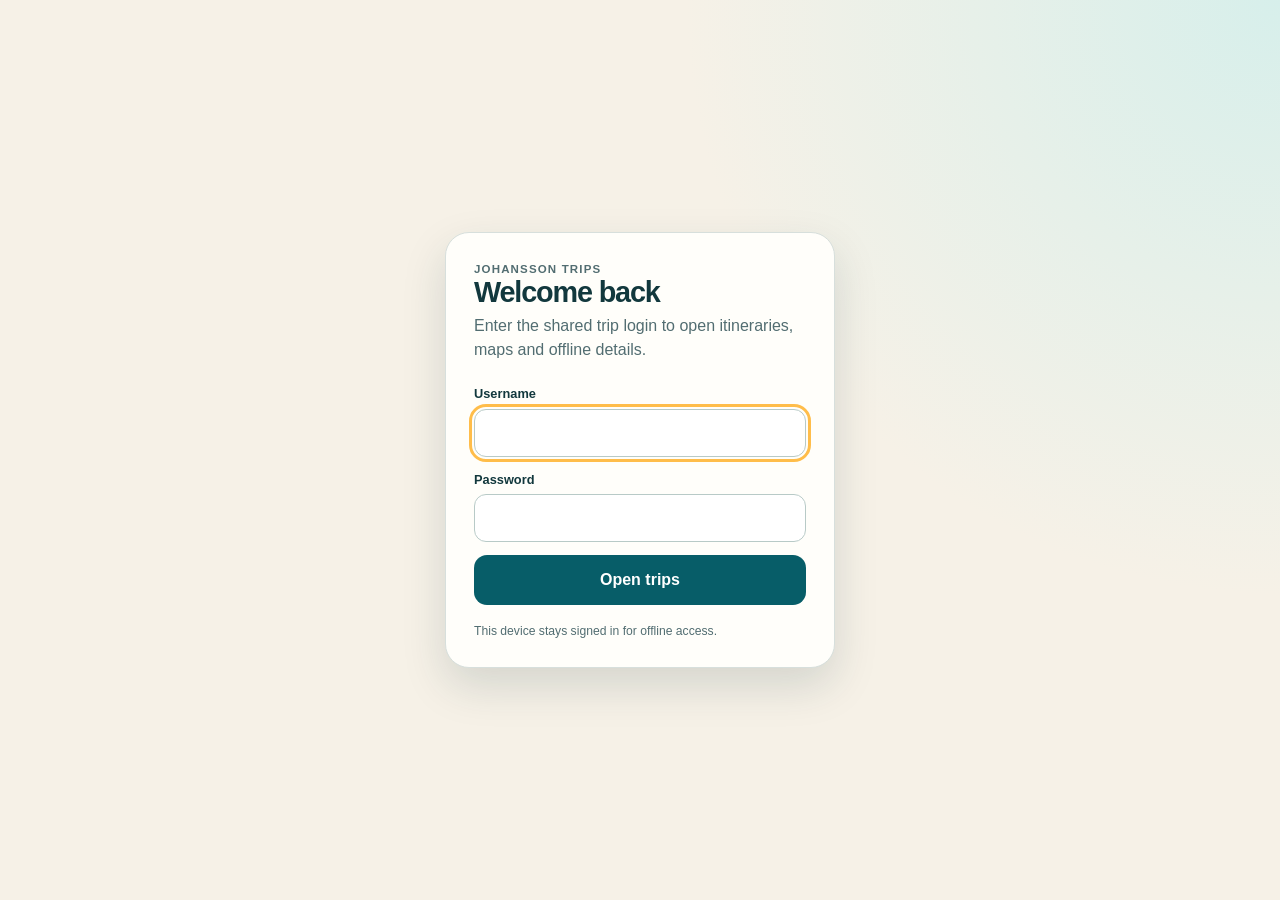
<file: index.html>
<!doctype html>
<html lang="en">
<head>
  <meta charset="utf-8">
  <meta name="viewport" content="width=device-width,initial-scale=1,viewport-fit=cover">
  <meta name="theme-color" content="#075d68">
  <meta name="description" content="Trips, itineraries and memories from Per and Renee Johansson.">
  <link rel="stylesheet" href="./styles.css">
  <script src="./auth.js"></script>
  <title>Johansson Trips</title>
</head>
<body>
  <main class="hub">
    <header class="hub-header">
      <p class="eyebrow">Per &amp; Renee</p>
      <h1>Johansson Trips</h1>
      <p>Trips, itineraries &amp; memories</p>
    </header>

    <!-- Copy a .trip-card block to add the next trip. -->
    <section class="trip-list" aria-label="Trips">
      <article class="trip-card charlotte">
        <p class="status upcoming">Flights booked · flexible</p>
        <p class="card-kicker">May 12–17, 2027</p>
        <h2>Charlotte, North Carolina</h2>
        <p>Erin Kelly’s wedding · Per &amp; Renee · United flights booked with miles and can be changed.</p>
        <a href="./charlotte-2027/">Open Charlotte Trip <span aria-hidden="true">→</span></a>
      </article>
      <article class="trip-card maui">
        <p class="status complete">Completed</p>
        <p class="card-kicker">Aug 1–5, 2026</p>
        <h2>Maui, Hawaii</h2>
        <p>Beaches, coastal hikes, snorkeling, food and West Maui adventures.</p>
        <a href="./maui-2026/">Open Maui Trip <span aria-hidden="true">→</span></a>
      </article>
      <article class="trip-card yellowstone">
        <p class="status complete">Completed</p>
        <p class="card-kicker">Aug 10–13, 2026</p>
        <h2>Yellowstone &amp; Montana</h2>
        <p>Bozeman, Yellowstone, wildlife, geysers, canyon views and scenic drives.</p>
        <a href="./yellowstone-2026/">Open Yellowstone Trip <span aria-hidden="true">→</span></a>
      </article>
      <article class="trip-card portugal">
        <p class="status upcoming">Planning</p>
        <p class="card-kicker">Sep 5–15, 2026</p>
        <h2>Portugal</h2>
        <p>Lisbon, Vale do Lobo and time with Peter &amp; Junko Collins.</p>
        <a href="./portugal-2026/">Open Portugal Trip <span aria-hidden="true">→</span></a>
      </article>
      <article class="trip-card spain">
        <p class="status upcoming">Planning</p>
        <p class="card-kicker">Aug 25–Sep 15, 2026</p>
        <h2>Spain with Family</h2>
        <p>Nerja, beaches, family time, food and flexible day trips.</p>
        <a href="./spain-2026/">Open Spain Trip <span aria-hidden="true">→</span></a>
      </article>
    </section>
  </main>
  <footer>Per &amp; Renee · Johansson Trips</footer>
  <script>
    // Retire the worker that the former root-level Maui app installed.
    if ('serviceWorker' in navigator) navigator.serviceWorker.getRegistrations().then(registrations => {
      const legacyScope = new URL('./', location.href).href;
      registrations.filter(registration => registration.scope === legacyScope).forEach(registration => registration.unregister());
    });
  </script>
</body>
</html>
</file>
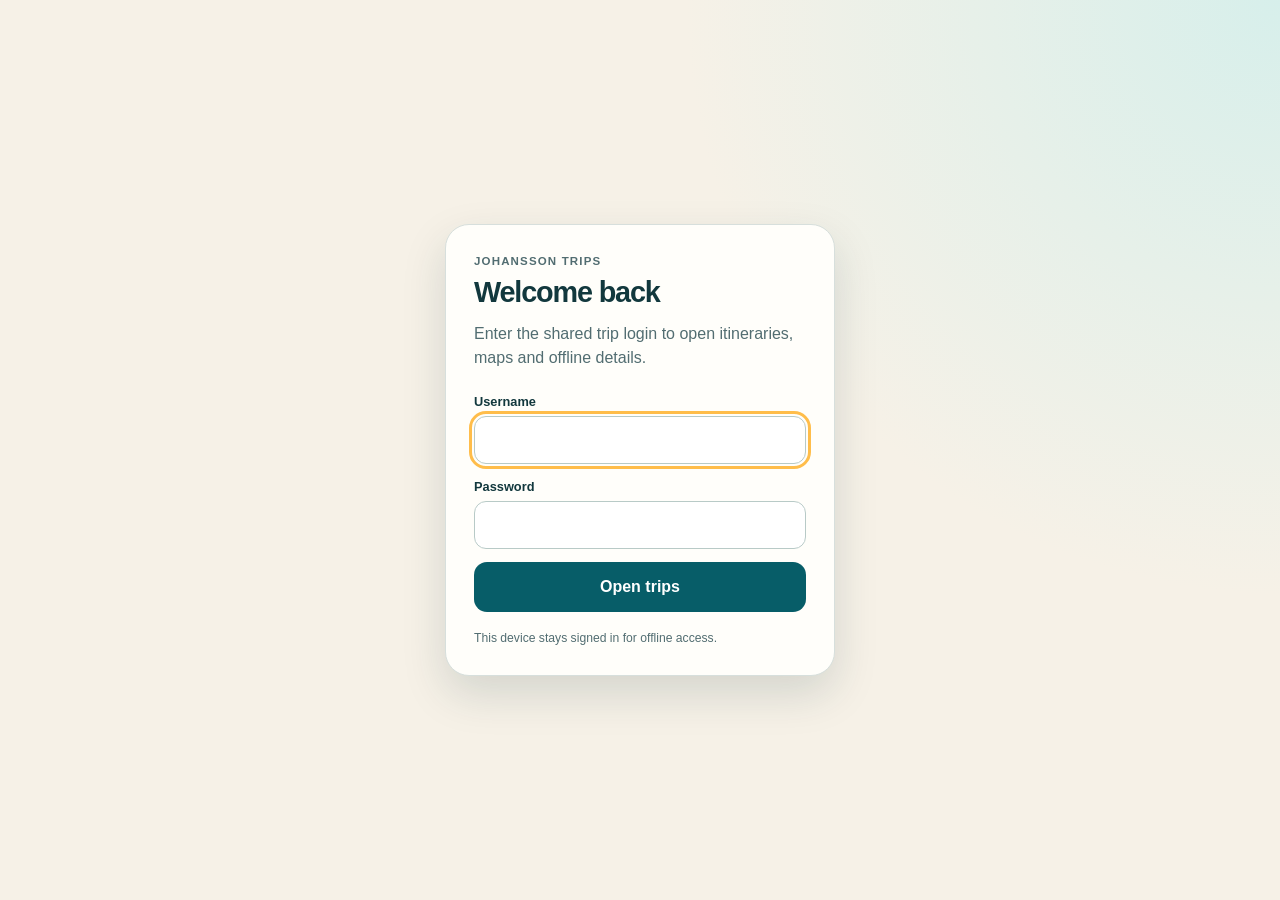
<file: charlotte-2027/index.html>
<!doctype html>
<html lang="en">
<head>
  <meta charset="utf-8">
  <meta name="viewport" content="width=device-width,initial-scale=1,viewport-fit=cover">
  <meta name="theme-color" content="#65517f">
  <meta name="description" content="Charlotte trip for Erin Kelly’s wedding, May 12–17, 2027.">
  <meta name="apple-mobile-web-app-capable" content="yes">
  <meta name="apple-mobile-web-app-title" content="Charlotte 2027">
  <link rel="manifest" href="./manifest.webmanifest">
  <link rel="icon" href="./icon-192.png" type="image/png">
  <link rel="apple-touch-icon" href="./icon-192.png">
  <link rel="stylesheet" href="./styles.css">
  <script src="./auth.js"></script>
  <title>Charlotte · Erin Kelly’s Wedding</title>
  <style>:root { --ocean:#65517f; }.tabs { grid-template-columns:repeat(4,minmax(0,1fr)); }.app-header { background:#65517f; }</style>
</head>
<body>
  <div class="top-shell">
    <header class="app-header">
      <div><p class="eyebrow">Per &amp; Renee · May 12–17, 2027</p><h1>Charlotte</h1><a class="all-trips-link" href="../">← All Trips</a></div>
      <div class="connection" id="connection-status" role="status"><span class="connection-dot"></span><span id="connection-label">Checking…</span></div>
    </header>
    <nav class="tabs" aria-label="Charlotte trip sections">
      <button class="active" type="button" data-tab="monday" aria-selected="true"><span>Wedding</span><small>Trip plan</small></button>
      <button type="button" data-tab="tuesday" aria-selected="false"><span>Flights</span><small>United · via Houston</small></button>
      <button type="button" data-tab="trip" aria-selected="false"><span>Bookings</span><small>Miles &amp; details</small></button>
      <button type="button" data-tab="map" aria-selected="false"><span>Map</span><small>Hotel &amp; airport</small></button>
    </nav>
  </div>
  <main id="main">
    <section class="panel active" id="monday">
      <div class="hero card"><p class="badge">Flights booked · miles · changeable</p><h2>Erin Kelly’s wedding</h2><p>Per &amp; Renee travel to Charlotte, North Carolina, May 12–17, 2027. Flights are booked with MileagePlus miles and can be changed.</p><div class="route"><span>SNA</span><i>→</i><span>IAH</span><i>→</i><span>CLT</span></div></div>
      <article class="card"><p class="eyebrow">Wedding plans</p><h2>Details to come</h2><dl class="key-values"><div><dt>Wedding date &amp; time</dt><dd>Pending</dd></div><div><dt>Venue</dt><dd>Pending</dd></div><div><dt>Hotel</dt><dd>AC Hotel Charlotte City Center · booked</dd></div><div><dt>Ground transportation</dt><dd>Pending</dd></div></dl></article>
      <article class="card"><p class="eyebrow">Booked stay · May 12–17, 2027</p><h2>AC Hotel Charlotte City Center</h2><p>220 East Trade Street, Charlotte, North Carolina 28202</p><dl class="key-values"><div><dt>Confirmation</dt><dd>93549655</dd></div><div><dt>Check-in date</dt><dd>Wed May 12, 2027</dd></div><div><dt>Checkout date</dt><dd>Mon May 17, 2027</dd></div><div><dt>Stay</dt><dd>1 room · 5 nights</dd></div><div><dt>Room type</dt><dd>Guest room · 1 King · sofa bed</dd></div><div><dt>Guests on reservation</dt><dd>1 adult</dd></div><div><dt>Total</dt><dd>188,000 Marriott Bonvoy points</dd></div><div><dt>Rate / guarantee</dt><dd>Redemption · guaranteed to Visa</dd></div><div><dt>Guaranteed preference</dt><dd>Non-smoking room</dd></div><div><dt>Requested preference</dt><dd>High floor · not guaranteed</dd></div></dl><p class="notice compact">Free cancellation before 11:59 PM local hotel time (Charlotte / EDT) on May 10, 2027. A fee applies after that deadline; the confirmation does not specify the fee amount.</p><p>The points breakdown is 49,000 + 40,000 + 49,000 + 50,000 points for May 12–15; May 16 is the free fifth night.</p><p class="notice compact">The reservation lists 1 adult; the trip has two travelers, Per &amp; Renee. Confirm the guest count with the hotel. Arrival at CLT is 9:52 PM, so plan for a late hotel arrival.</p><a class="button" href="https://maps.apple.com/?q=AC%20Hotel%20Charlotte%20City%20Center&amp;address=220%20East%20Trade%20Street%2C%20Charlotte%2C%20NC%2028202">Open hotel in Apple Maps</a></article>
      <article class="card"><p class="eyebrow">Travel overview</p><h2>Five nights in Charlotte</h2><dl class="key-values"><div><dt>Arrival</dt><dd>Wed May 12 · 9:52 PM at CLT</dd></div><div><dt>Departure</dt><dd>Mon May 17 · 4:45 PM from CLT</dd></div><div><dt>Home arrival</dt><dd>Mon May 17 · 9:53 PM at SNA</dd></div></dl><p class="notice compact">All flight times are local to each airport. Travel dates are booked; the wedding date has not yet been added.</p></article>
    </section>
    <section class="panel" id="tuesday" hidden>
      <article class="card"><p class="eyebrow">Outbound · Wednesday, May 12, 2027</p><h2>Orange County → Charlotte</h2><p>United Economy (XN) · confirmation <strong>PW8TZQ</strong></p><div class="flight"><strong>UA2086 · SNA → IAH</strong><span>12:10 PM PDT → 5:25 PM CDT</span><small>Orange County → Houston · 3h 15m</small></div><p class="notice compact">Houston connection · 1h 00m</p><div class="flight"><strong>UA2864 · IAH → CLT</strong><span>6:25 PM CDT → 9:52 PM EDT</span><small>Houston → Charlotte · 2h 27m</small></div><dl class="key-values"><div><dt>Seats · both flights</dt><dd>Per 7A · Renee 7C</dd></div><div><dt>Total travel time</dt><dd>6h 42m</dd></div></dl></article>
      <article class="card"><p class="eyebrow">Return · Monday, May 17, 2027</p><h2>Charlotte → Orange County</h2><p>United Economy (YN) · confirmation <strong>PWSX6S</strong></p><div class="flight"><strong>UA2407 · CLT → IAH</strong><span>4:45 PM EDT → 6:40 PM CDT</span><small>Charlotte → Houston · 2h 55m</small></div><p class="notice compact">Houston connection · 1h 39m</p><div class="flight"><strong>UA326 · IAH → SNA</strong><span>8:19 PM CDT → 9:53 PM PDT</span><small>Houston → Orange County · 3h 34m</small></div><dl class="key-values"><div><dt>Seats · both flights</dt><dd>Per 7A · Renee 7C</dd></div><div><dt>Total travel time</dt><dd>8h 08m</dd></div></dl></article>
      <p class="notice">Schedule and seats are from the receipts issued October 11, 2026. Check United for updates before travel.</p>
    </section>
    <section class="panel" id="trip" hidden>
      <article class="card"><p class="eyebrow">MileagePlus award bookings</p><h2>Booked with miles · can be changed</h2><p>These flights can be changed, as noted by Per. Any change may require a different mileage amount or additional charges; review the revised booking with United.</p><dl class="key-values"><div><dt>Outbound · PW8TZQ</dt><dd>25,400 miles + $11.20 total for two</dd></div><div><dt>Return · PWSX6S</dt><dd>67,200 miles + $11.20 total for two</dd></div><div><dt>Trip total · two travelers</dt><dd>92,600 miles + $22.40 USD</dd></div><div><dt>Booked</dt><dd>October 11, 2026</dd></div><div><dt>Travelers</dt><dd>Per Anders Johansson &amp; Renee Johansson</dd></div></dl><a class="button" href="https://www.united.com/en/us/manageres">Manage United bookings</a></article>
      <article class="card"><p class="eyebrow">Baggage · receipt allowance</p><h2>Checked bags</h2><p>The receipts list the first and second checked bags at $0 each, up to 70 lb / 32 kg and 62 linear inches / 157 cm per bag. The waiver depends on valid Premier 1K status at check-in with United or United Express.</p></article>
      <article class="card"><p class="eyebrow">Still to arrange</p><h2>Wedding &amp; transportation</h2><p>Add the wedding schedule and venue, arrange ground transportation, and confirm the hotel guest count and late arrival.</p></article>
    </section>
    <section class="panel" id="map" hidden>
      <article class="card"><p class="eyebrow">Charlotte map</p><h2>Hotel &amp; airport</h2><label for="map-place">Show on map</label><select id="map-place" class="button"><option value="AC Hotel Charlotte City Center, 220 East Trade Street, Charlotte NC">AC Hotel Charlotte City Center</option><option value="Charlotte Douglas International Airport CLT">Charlotte Douglas Airport (CLT)</option></select><iframe id="place-map" title="Map of AC Hotel Charlotte City Center" loading="lazy" referrerpolicy="no-referrer-when-downgrade" src="https://maps.google.com/maps?q=AC%20Hotel%20Charlotte%20City%20Center%2C%20220%20East%20Trade%20Street%2C%20Charlotte%20NC&amp;output=embed" style="display:block;width:100%;height:360px;border:0;border-radius:15px;margin-top:15px" allowfullscreen></iframe><p class="notice compact">The interactive map needs an internet connection. Saved hotel details are available offline.</p></article>
      <article class="card"><p class="eyebrow">Driving directions</p><h2>Airport ↔ hotel</h2><p>AC Hotel Charlotte City Center · 220 East Trade Street, Charlotte, NC 28202</p><a class="button" href="https://maps.apple.com/?saddr=Charlotte%20Douglas%20International%20Airport&amp;daddr=AC%20Hotel%20Charlotte%20City%20Center%2C%20220%20East%20Trade%20Street%2C%20Charlotte%20NC&amp;dirflg=d">Airport → hotel · Apple Maps</a><a class="button" href="https://maps.apple.com/?saddr=AC%20Hotel%20Charlotte%20City%20Center%2C%20220%20East%20Trade%20Street%2C%20Charlotte%20NC&amp;daddr=Charlotte%20Douglas%20International%20Airport&amp;dirflg=d">Hotel → airport · Apple Maps</a><a class="button secondary" href="https://www.google.com/maps/dir/?api=1&amp;origin=Charlotte%20Douglas%20International%20Airport&amp;destination=AC%20Hotel%20Charlotte%20City%20Center%2C%20220%20East%20Trade%20Street%2C%20Charlotte%20NC&amp;travelmode=driving">Airport → hotel · Google Maps</a></article>
      <article class="card"><h2>Wedding venue</h2><p>The wedding venue will be added to the map once its address is available.</p></article>
    </section>
  </main>
  <footer>Per &amp; Renee · Charlotte 2027 · Erin Kelly’s wedding</footer>
  <script src="./app.js"></script>
</body>
</html>
</file>
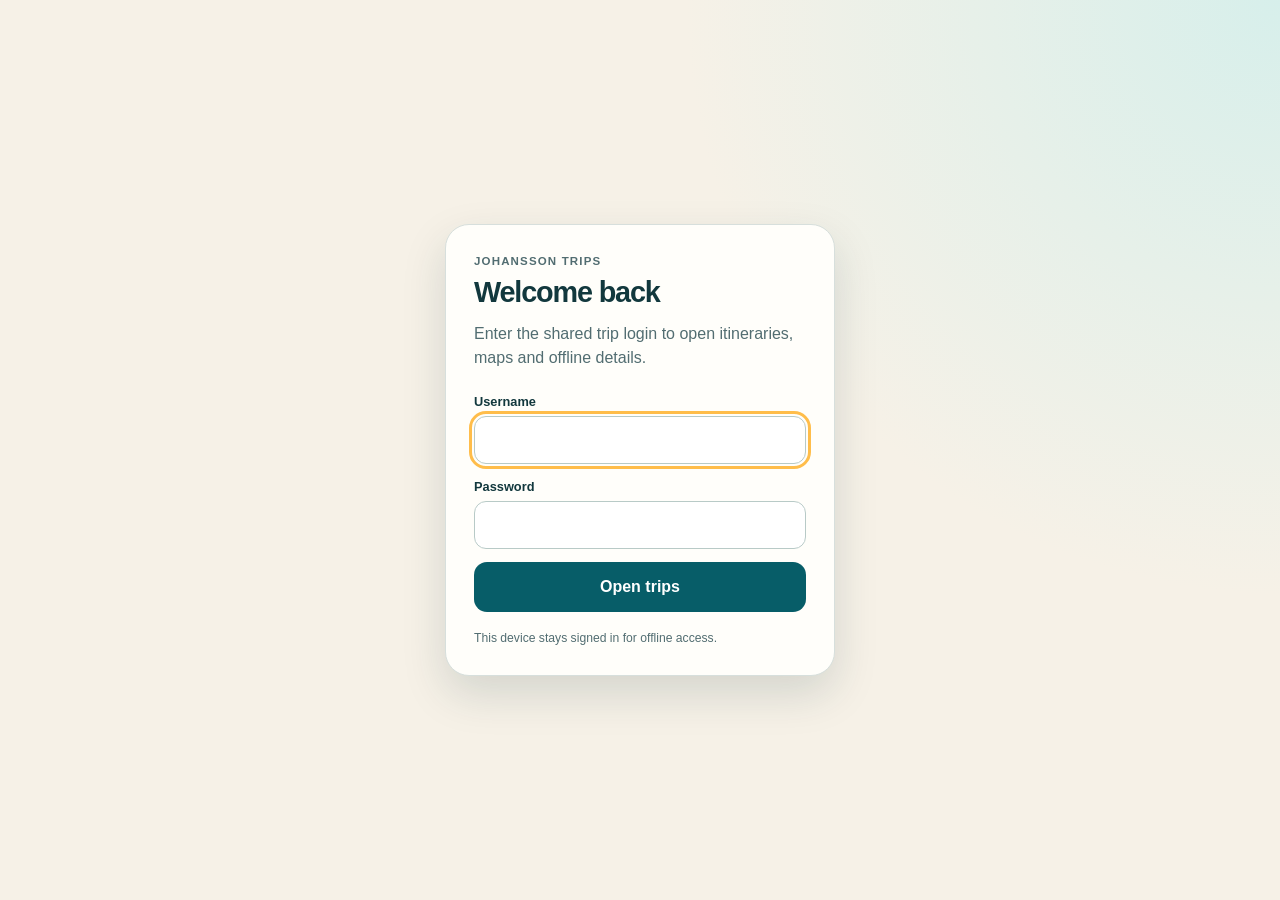
<file: portugal-2026/index.html>
<!doctype html>
<html lang="en">
<head>
  <meta charset="utf-8">
  <meta name="viewport" content="width=device-width,initial-scale=1,viewport-fit=cover">
  <meta name="theme-color" content="#286657">
  <meta name="description" content="Portugal trip planning for September 2026.">
  <meta name="apple-mobile-web-app-capable" content="yes">
  <meta name="apple-mobile-web-app-status-bar-style" content="black-translucent">
  <meta name="apple-mobile-web-app-title" content="Portugal 2026">
  <link rel="manifest" href="./manifest.webmanifest">
  <link rel="icon" href="./icon-192.png" type="image/png">
  <link rel="apple-touch-icon" href="./icon-192.png">
  <link rel="stylesheet" href="./styles.css">
  <script src="./auth.js"></script>
  <title>Portugal · Sep 2026</title>
  <style>.tabs { grid-template-columns:repeat(3,minmax(0,1fr)); }</style>
</head>
<body>
  <div class="top-shell">
    <header class="app-header">
      <div>
        <p class="eyebrow">Per &amp; Renee · Sep 4–15, 2026</p>
        <h1>Portugal</h1>
        <a class="all-trips-link" href="../">← All Trips</a>
      </div>
      <div class="connection" id="connection-status" role="status"><span class="connection-dot"></span><span id="connection-label">Checking…</span></div>
    </header>
    <nav class="tabs" aria-label="Portugal trip sections">
      <button class="active" type="button" data-tab="monday" aria-selected="true"><span>Plan</span><small>Lisbon &amp; Amsterdam</small></button>
      <button type="button" data-tab="tuesday" aria-selected="false"><span>Algarve</span><small>Peter &amp; Junko</small></button>
      <button type="button" data-tab="trip" aria-selected="false"><span>Trip</span><small>Resources</small></button>
    </nav>
  </div>

  <main id="main">
    <section class="panel active" id="monday">
      <div class="hero card">
        <p class="badge">Planning · points flights</p>
        <h2>Lisbon, then Amsterdam</h2>
        <p>Per &amp; Renee travel to Lisbon on TAP, spend Sep 5–10 in the city, then fly to Amsterdam on Sep 10 before returning home to Orange County on Sep 15. They will not continue to the Algarve or Faro.</p>
        <div class="route"><span>MIA</span><i>→</i><span>LIS</span><i>→</i><span>AMS</span><i>→</i><span>SFO</span><i>→</i><span>SNA</span></div>
      </div>

      <article class="card">
        <p class="eyebrow">Outbound · Friday, Sep 4</p>
        <h2>TAP Air Portugal</h2>
        <div class="flight"><strong>Miami (MIA) → Lisbon (LIS)</strong><span>1:43 PM → 9:05 AM +1</span><small>14h 22m · 1 stop · terminal change noted in the itinerary</small></div>
        <p class="notice compact">The screenshot shows the TAP itinerary as a points booking. Confirm the flight number, connection airport and terminal instructions in the TAP app before leaving for Miami.</p>
        <figure class="photo-card"><img src="./photos/tap-outbound.jpg" alt="TAP itinerary showing Miami to Lisbon on Friday, September 4" loading="lazy"><figcaption>Saved TAP itinerary reference</figcaption></figure>
      </article>

      <article class="card">
        <p class="eyebrow">Sep 5–10 · Lisbon</p>
        <h2>Old-city base near Praça da Figueira</h2>
        <p><strong>Stylish nest: Near Praça da Figueira &amp; Cathedral</strong> is the current Airbnb placeholder. It is an entire home/apartment hosted by Hostee for four adults.</p>
        <dl class="key-values">
          <div><dt>Check-in</dt><dd>Sat Sep 5 · after 3:00 PM</dd></div>
          <div><dt>Checkout</dt><dd>Thu Sep 10 · by 11:00 AM</dd></div>
          <div><dt>Scheduled payment</dt><dd>$2,146.81 · Visa ending 7753</dd></div>
          <div><dt>Cancellation</dt><dd>Free before 3:00 PM Aug 31</dd></div>
        </dl>
        <a class="button" href="https://www.airbnb.com/rooms/1520915636337585950?check_in=2026-09-05&amp;check_out=2026-09-10&amp;guests=1&amp;adults=4&amp;s=67&amp;unique_share_id=3e439160-d07e-4436-a1a8-289035202fe7">Open Airbnb option</a>
        <a class="button secondary" href="https://maps.apple/p/ebETSxNTIaf7u0">Open Praça da Figueira area in Apple Maps</a>
        <div class="gallery two-up">
          <figure class="photo-card"><img src="./photos/lisbon-airbnb.jpg" alt="Airbnb confirmation photo of the Lisbon apartment dining room" loading="lazy"><figcaption>Airbnb listing preview</figcaption></figure>
          <figure class="photo-card"><img src="./photos/airbnb-policy.png" alt="Airbnb reservation cancellation and house rules" loading="lazy"><figcaption>Policy and payment capture</figcaption></figure>
        </div>
      </article>

      <article class="card">
        <p class="eyebrow">Travelers</p>
        <h2>Per &amp; Renee · meeting Peter &amp; Junko</h2>
        <p>Per &amp; Renee leave Lisbon for Amsterdam on Sep 10 and will not travel onward to Faro. Peter &amp; Junko will arrange their own transportation for the Algarve.</p>
      </article>

      <article class="card">
        <p class="eyebrow">Confirmed departure · Thursday, Sep 10</p>
        <h2>TAP Portugal · Lisbon to Amsterdam</h2>
        <div class="flight"><strong>TP670 · Lisbon (LIS) → Amsterdam (AMS)</strong><span>12:30 PM → 4:35 PM</span><small>Terminal 1 · 3h 05m · booking reference ZL65D8</small></div>
        <dl class="key-values">
          <div><dt>Check-in closes</dt><dd>11:30 AM</dd></div>
          <div><dt>Seats</dt><dd>Renee 4D · Per 4F</dd></div>
          <div><dt>Checked baggage</dt><dd>1 piece each · up to 23 kg / 50 lb</dd></div>
          <div><dt>Cabin baggage</dt><dd>1 piece each · up to 10 kg / 22 lb</dd></div>
        </dl>
        <p class="notice compact">Bring photo ID for check-in and confirm live terminal, gate and any airline updates in the TAP app before heading to Lisbon Airport.</p>
      </article>

      <article class="card">
        <p class="eyebrow">Booked stay · Sep 10–15 · Amsterdam</p>
        <h2>Corendon Amsterdam New-West, a Tribute Portfolio Hotel</h2>
        <p>Alette Jacobslaan 7, 1066 BP Amsterdam, Netherlands</p>
        <dl class="key-values">
          <div><dt>Check-in</dt><dd>Thu Sep 10 · 3:00 PM</dd></div>
          <div><dt>Check-out</dt><dd>Tue Sep 15 · noon</dd></div>
          <div><dt>Confirmation</dt><dd>85249846</dd></div>
          <div><dt>Room</dt><dd>Single Guest Room · 1 Twin</dd></div>
          <div><dt>Guests</dt><dd>1 adult</dd></div>
          <div><dt>Guarantee</dt><dd>Visa credit card</dd></div>
        </dl>
        <a class="button secondary" href="https://maps.apple.com/?q=Alette+Jacobslaan+7,+1066+BP+Amsterdam">Open hotel in Apple Maps</a>
        <p class="notice compact">The confirmation is in Per Johansson's name and lists one room for one adult. Hotel phone: +31 20 820 7820.</p>
        <figure class="photo-card"><img src="./photos/amsterdam-hotel-confirmation.png" alt="Marriott confirmation for Corendon Amsterdam New-West from September 10 through September 15, 2026" loading="lazy"><figcaption>Marriott Bonvoy reservation confirmation</figcaption></figure>
      </article>

      <article class="card">
        <p class="eyebrow">Return home · Tuesday, Sep 15</p>
        <h2>United · Amsterdam to Orange County</h2>
        <div class="flight"><strong>UA969 · Amsterdam (AMS) → San Francisco (SFO)</strong><span>2:50 PM → 4:50 PM</span><small>United Economy (XN)</small></div>
        <div class="flight"><strong>UA589 · San Francisco (SFO) → Orange County (SNA)</strong><span>7:10 PM → 8:51 PM</span><small>United Economy (XN) · 2h 20m connection</small></div>
        <dl class="key-values">
          <div><dt>Confirmation</dt><dd>PGKJC8</dd></div>
          <div><dt>Per's seats</dt><dd>AMS–SFO 42L · SFO–SNA 11F</dd></div>
          <div><dt>Renee's seats</dt><dd>AMS–SFO 42J · SFO–SNA 11D</dd></div>
          <div><dt>Cabin</dt><dd>United Economy (XN)</dd></div>
        </dl>
        <p class="notice compact">Confirm live terminal, gate and check-in details with United before leaving Amsterdam. Allow enough time at SFO for the domestic connection.</p>
        <figure class="photo-card"><img src="./photos/united-amsterdam-return.png" alt="United itinerary for Amsterdam to San Francisco and Orange County on September 15, 2026" loading="lazy"><figcaption>United return itinerary confirmation</figcaption></figure>
      </article>
    </section>

    <section class="panel" id="tuesday" hidden>
      <div class="panel-intro"><p class="eyebrow">Sep 10–15 · Algarve</p><h2>Peter &amp; Junko's Algarve plans</h2></div>
      <article class="card">
        <p class="eyebrow">Booked hotel · Sep 10–15</p>
        <h2>Dona Filipa Hotel</h2>
        <p>Vale do Lobo, Algarve, Loulé, 8135-034 Portugal</p>
        <dl class="key-values">
          <div><dt>Check-in</dt><dd>Thu Sep 10 · 3:00 PM</dd></div>
          <div><dt>Check-out</dt><dd>Tue Sep 15 · noon</dd></div>
          <div><dt>Hotels.com itinerary</dt><dd>73505529145483</dd></div>
          <div><dt>Room</dt><dd>Premium Double or Twin · Golf and Sea View</dd></div>
        </dl>
        <a class="button secondary" href="https://maps.apple.com/?q=Dona+Filipa+Hotel+Vale+do+Lobo">Open Dona Filipa Hotel in Apple Maps</a>
        <figure class="photo-card"><img src="./photos/dona-filipa.png" alt="Dona Filipa Hotel reservation summary in Loulé" loading="lazy"><figcaption>Hotels.com reservation summary</figcaption></figure>
      </article>

      <article class="card">
        <p class="eyebrow">Transportation · Peter &amp; Junko</p>
        <h2>Arrange independent Algarve transportation</h2>
        <p>The Lisbon-to-Faro rental car has been canceled because Per &amp; Renee are flying to Amsterdam instead. Peter &amp; Junko need to arrange their own transportation; no replacement reservation is recorded here.</p>
        <div class="place-grid"><a href="https://maps.apple.com/?q=Lisbon+Airport">Lisbon Airport</a><a href="https://maps.apple.com/?q=Dona+Filipa+Hotel+Vale+do+Lobo">Dona Filipa Hotel</a></div>
      </article>
    </section>

    <section class="panel" id="trip" hidden>
      <div class="panel-intro"><p class="eyebrow">Trip resources</p><h2>Portugal planning notes</h2></div>
      <article class="card">
        <p class="eyebrow">Keep flexible</p>
        <h2>Points bookings &amp; placeholder lodging</h2>
        <ul class="check-list"><li>Confirm TAP TP670 terminal and gate details before leaving for Lisbon Airport on Sep 10.</li><li>Reconfirm Lisbon Airbnb cancellation terms before the Aug 31 deadline.</li><li>Peter &amp; Junko: arrange independent transportation to the Algarve.</li><li>Coordinate the Algarve days with Peter &amp; Junko Collins.</li></ul>
      </article>
      <article class="card">
        <p class="eyebrow">Saved references</p>
        <h2>Flight and reservation captures</h2>
        <div class="gallery two-up">
          <figure class="photo-card"><img src="./photos/flight-summary.jpg" alt="Flight summary reference showing Miami to Lisbon and Faro to Miami" loading="lazy"><figcaption>Flight summary capture</figcaption></figure>
          <figure class="photo-card"><img src="./photos/flight-note.jpg" alt="Additional flight search note" loading="lazy"><figcaption>Additional flight note</figcaption></figure>
        </div>
        <p class="notice compact">Some saved captures show earlier or alternate searches, including the now-superseded Faro/United and rental-car plans. The current plan is TAP outbound to Lisbon, TAP TP670 to Amsterdam on Sep 10, and United from Amsterdam to Orange County on Sep 15.</p>
      </article>
      <article class="card install"><p class="eyebrow">Offline-ready</p><h2>Add to Home Screen</h2><p>Open this Portugal page online once after the latest details are loaded. The itinerary, reservation captures and app shell are cached for the iPhone web app.</p></article>
    </section>
  </main>
  <footer>Per &amp; Renee · Portugal 2026</footer>
  <script src="./app.js" defer></script>
</body>
</html>
</file>
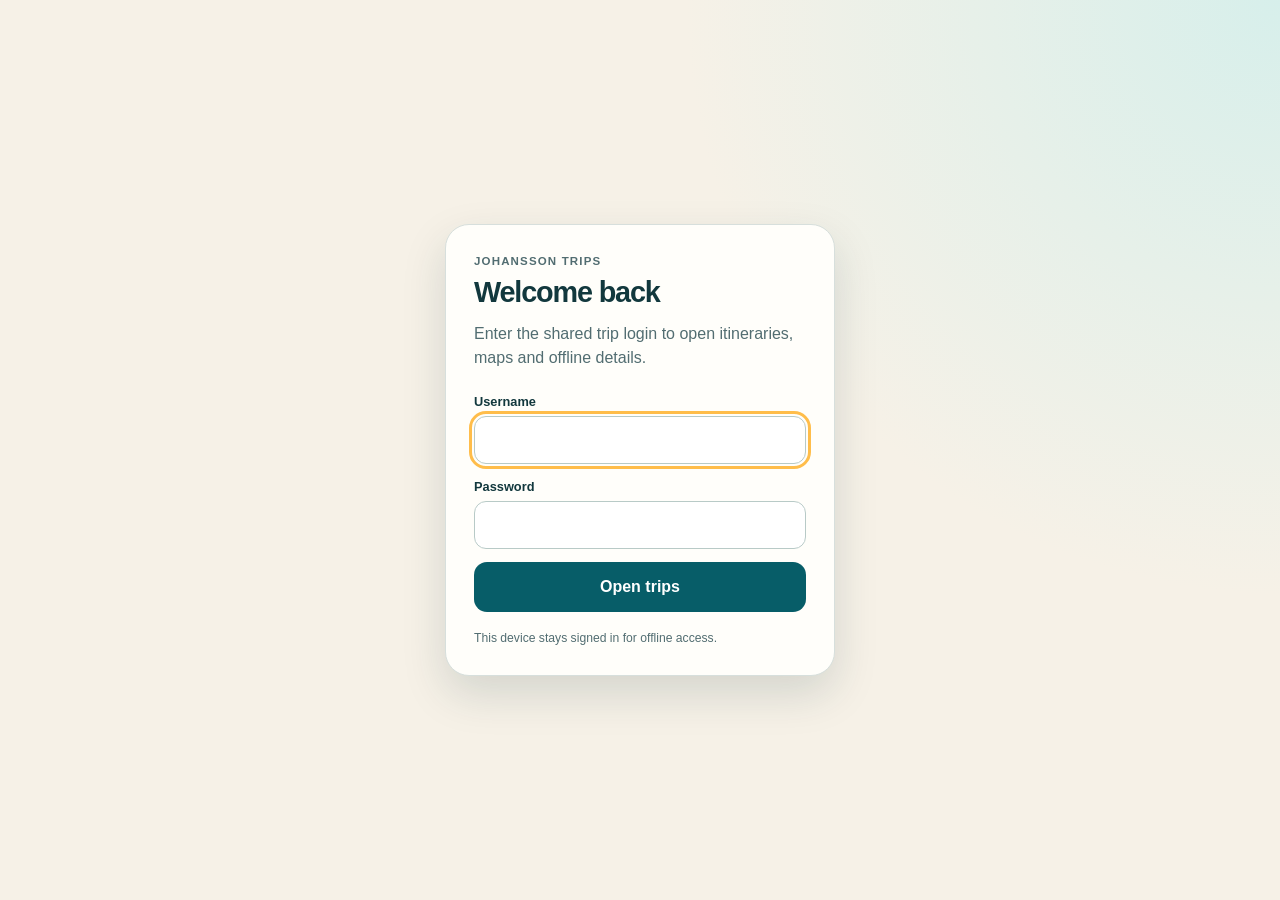
<file: spain-2026/index.html>
<!doctype html>
<html lang="en">
<head>
  <meta charset="utf-8">
  <meta name="viewport" content="width=device-width,initial-scale=1,viewport-fit=cover">
  <meta name="theme-color" content="#a95035">
  <meta name="description" content="Spain family trip planning for August and September 2026.">
  <meta name="apple-mobile-web-app-capable" content="yes">
  <meta name="apple-mobile-web-app-status-bar-style" content="black-translucent">
  <meta name="apple-mobile-web-app-title" content="Spain 2026">
  <link rel="manifest" href="./manifest.webmanifest"><link rel="icon" href="./icon-192.png" type="image/png"><link rel="apple-touch-icon" href="./icon-192.png"><link rel="stylesheet" href="./styles.css"><script src="./auth.js"></script><title>Spain with Family · 2026</title>
  <style>.tabs { grid-template-columns:repeat(3,minmax(0,1fr)); }</style>
</head>
<body>
  <div class="top-shell">
    <header class="app-header"><div><p class="eyebrow">Aug 25–Sep 15, 2026</p><h1>Spain with Family</h1><a class="all-trips-link" href="../">← All Trips</a></div><div class="connection" id="connection-status" role="status"><span class="connection-dot"></span><span id="connection-label">Checking…</span></div></header>
    <nav class="tabs" aria-label="Spain trip sections"><button class="active" type="button" data-tab="monday" aria-selected="true"><span>Itinerary</span><small>Flights &amp; stay</small></button><button type="button" data-tab="tuesday" aria-selected="false"><span>Agenda / Ideas</span><small>Options &amp; day trips</small></button><button type="button" data-tab="trip" aria-selected="false"><span>Trip</span><small>Resources</small></button></nav>
  </div>

  <main id="main">
    <section class="panel active" id="monday">
      <div class="hero card"><p class="badge">Family planning · miles bookings</p><h2>Sun, beach, food &amp; Nerja</h2><p>Renee, Per, Lukas, Chloe and Olivia are gathering in southern Spain for a relaxed family trip with a car, pool time and easy day trips.</p><div class="route"><span>SNA</span><i>→</i><span>AGP</span><i>→</i><span>Nerja</span><i>→</i><span>Portugal</span></div></div>

      <article class="card itinerary-card">
        <p class="eyebrow">Trip at a glance</p><h2>Who travels when</h2>
        <ol class="trip-timeline">
          <li><strong>Tue Aug 25</strong><span>Renee, Per &amp; Lukas fly SNA → EWR → AGP.</span></li>
          <li><strong>Wed Aug 26</strong><span>Core group checks into Royal Palm 22 in Nerja.</span></li>
          <li><strong>Thu Aug 27–Fri Aug 28</strong><span>Chloe &amp; Olivia travel SAN → ORD → DUB → AGP after a reroute; they are expected at Málaga Airport around 5:00 PM Friday. Per will pick them up and drive them to Nerja.</span></li>
          <li><strong>Aug 28–Sep 4</strong><span>Shared Nerja base: pool, beaches, food and optional day trips.</span></li>
          <li><strong>Sat Sep 5</strong><span>Olivia &amp; Chloe planned for AGP → SAN; Lukas has a separate return. Renee &amp; Per continue to Portugal.</span></li>
        </ol>
        <p class="notice compact"><strong>Quick reference:</strong> The structured flight cards are the itinerary. Original screenshots are kept below as reference captures and should be checked against the airline app.</p>
      </article>

      <figure class="card map-card"><img src="./route-map.png" alt="Geographic map of the Spain 2026 route showing Málaga Airport, Nerja, Ronda and Caminito del Rey in their actual locations" loading="lazy"><figcaption>Spain planning route · actual locations and regional roads · © OpenStreetMap contributors © CARTO</figcaption></figure>

      <article class="card">
        <p class="eyebrow">Core group · Tuesday, Aug 25</p><h2>Renee, Per &amp; Lukas to Málaga</h2>
        <div class="flight"><strong>UA661 · SNA → EWR</strong><span>6:45 AM → 3:10 PM · Aug 25</span><small>5h 25m · Boeing 737-700 · seats Per 7A, Lukas 7B, Renee 7C</small></div>
        <div class="flight"><strong>UA350 · EWR → AGP</strong><span>5:50 PM → 7:35 AM +1 · Aug 25–26</span><small>7h 45m · seats Per 9A, Lukas 9B, Renee 9C</small></div>
        <p class="notice compact">United confirmation: <strong>C5PNZ6</strong>. The saved itinerary shows the core group traveling together from Orange County.</p>
        <details class="reference-details"><summary>Open original United confirmation</summary><figure class="photo-card"><img src="./photos/united-confirmation.jpg" alt="United confirmation C5PNZ6 showing Renee, Per and Lukas from Orange County to Malaga" loading="lazy"><figcaption>Reference capture · SNA → Newark → Málaga</figcaption></figure></details>
      </article>

      <article class="card">
        <p class="eyebrow">Revised arrival · Friday, Aug 28</p><h2>Chloe &amp; Olivia to Málaga</h2>
        <div class="flight"><strong>Revised route · SAN → ORD → DUB → AGP</strong><span>Expected arrival around 5:00 PM · Friday, Aug 28</span><small>Exact flight numbers and seats: confirm in the airline app</small></div>
        <p class="notice compact"><strong>Travel update:</strong> Aircraft maintenance and weather delays forced a reroute from San Diego (SAN) via Chicago (ORD) and Dublin (DUB) before Málaga. Per will meet Chloe and Olivia at AGP around 5:00 PM, then drive them to Nerja for a low-key evening.</p>
        <details class="reference-details"><summary>Open original split-arrival schedule</summary><figure class="photo-card"><img src="./photos/scheduled-1.jpg" alt="Original scheduled United flights from San Diego to Newark and Málaga for August 27" loading="lazy"><figcaption>Reference capture · original SAN → Newark → Málaga plan, superseded by the reroute</figcaption></figure></details>
      </article>

      <article class="card">
        <p class="eyebrow">Base · Aug 26–Sep 5</p><h2>Royal Palm 22 · Nerja</h2><p>A three-bedroom penthouse with a shared pool and sea views is the current family base. The booking shows five guests for ten nights.</p>
        <dl class="key-values"><div><dt>Check-in</dt><dd>Wed Aug 26, 2026</dd></div><div><dt>Check-out</dt><dd>Sat Sep 5, 2026</dd></div><div><dt>Guests</dt><dd>5 · 10 nights</dd></div><div><dt>Total</dt><dd>€2,370.45</dd></div></dl>
        <a class="button" href="https://www.smilehouserentals.com/en/properties/6221123ae3dc3f0032c87632">Open Royal Palm 22 listing</a>
        <a class="button secondary" href="https://maps.apple.com/?q=Royal+Palm+Nerja%2C+Avenida+Chimenea%2C+2%2C+29780+Nerja%2C+Spain">Open Royal Palm address in Apple Maps</a>
        <details class="reference-details"><summary>Open original Royal Palm reservation</summary><figure class="photo-card"><img src="./photos/royal-palm-22.png" alt="Royal Palm 22 three-bedroom penthouse booking with pool, dates and total" loading="lazy"><figcaption>Reference capture · Royal Palm 22 reservation summary</figcaption></figure></details>
      </article>

      <article class="card">
        <p class="eyebrow">TouchStay · arrival guide</p><h2>Directions, access &amp; Wi‑Fi</h2>
        <p>Save the TouchStay guest guide for the complete arrival instructions. The key-safe operating steps and property directions are summarized here for offline use; the actual key-safe code and Wi‑Fi password remain in TouchStay/private notes.</p>
        <dl class="key-values">
          <div><dt>Property address</dt><dd>Royal Palm Nerja, Avenida Chimenea, 2 · 29780 Nerja</dd></div>
          <div><dt>Wi‑Fi</dt><dd>Free Wi‑Fi is available. Retrieve the current network credentials from TouchStay.</dd></div>
          <div><dt>Parking</dt><dd>The barrier remote is with the Smile House Rentals key set. Park in any available spot.</dd></div>
          <div><dt>Directions</dt><dd>Use the map, select the blue house, choose “Get directions,” then enter your starting point.</dd></div>
        </dl>
        <details class="reference-details"><summary>Key-safe steps · code kept private</summary><div class="details-body"><p>Enter the private key-safe code and press the open button to retrieve the keys. To return or close the safe, press the middle clear button, enter the code again and hold the open button. If an entry is wrong, press clear and start over. Return the keys to the safe whenever leaving the property.</p><p class="notice compact"><strong>Code location:</strong> Use the TouchStay guest guide or private notes for the current code; it is intentionally not copied into this public website.</p></div></details>
        <a class="button" href="https://guide.touchstay.com/guest/bGHJUXLNMccWG/info/305849">Open TouchStay guest guide</a>
        <a class="button secondary" href="https://goo.gl/maps/5ngVUxhdfgvPanWS7">Google Maps directions to Royal Palm</a>
        <a class="button secondary" href="https://www.youtube.com/watch?v=wGi2BbO-ulU">Watch front-door directions video</a>
      </article>

      <article class="card"><p class="eyebrow">Transportation · Aug 26–Sep 5</p><h2>Rental car reservation</h2><p>Full-size <strong>Ford Tourneo Connect or similar</strong> for the full stay. The reservation is under Per Johansson.</p><dl class="key-values"><div><dt>Confirmation</dt><dd>L6324461737</dd></div><div><dt>Total</dt><dd>€536.72</dd></div><div><dt>Pickup</dt><dd>Málaga Airport<br>Wed Aug 26 · 8:00 AM</dd></div><div><dt>Return</dt><dd>Málaga Airport<br>Sat Sep 5 · 8:00 AM</dd></div></dl><p class="notice compact"><strong>Saturday timing:</strong> Leave Nerja at 6:00 AM, allow about an hour to the airport, refuel and return the car by 8:00 AM before heading to the international terminal.</p><div class="place-grid"><a href="https://maps.apple.com/?q=Malaga+Airport">Málaga Airport</a><a href="https://maps.apple.com/?q=Nerja+Spain">Nerja</a><a href="https://maps.apple.com/?q=Royal+Palm+22+Nerja+Spain">Royal Palm 22</a></div></article>
    </section>

    <section class="panel" id="tuesday" hidden>
      <div class="panel-intro"><p class="eyebrow">Nerja base · flexible days</p><h2>Agenda &amp; ideas</h2></div>

      <article class="card itinerary-card">
        <p class="eyebrow">Working agenda · Aug 26–Sep 5</p><h2>Easy first days, then the must-sees</h2>
        <ol class="trip-timeline">
          <li><strong>Wed Aug 26</strong><span>Collect the rental car at Málaga Airport at 8:00 AM, drive to Nerja, settle in, find the Casa Mimosas pool FOB in the drawer by the kitchen table, groceries and pool time.</span></li>
          <li><strong>Thu Aug 27</strong><span>Preparation day: beach supplies, local orientation and a relaxed Nerja evening.</span></li>
          <li><strong>Fri Aug 28</strong><span>Take the compact 1:00–4:15 PM Málaga walk, then collect Chloe &amp; Olivia at AGP around 5:00 PM after their SAN–ORD–DUB reroute. Drive to Nerja and keep the evening easy.</span></li>
          <li><strong>Sat Aug 29</strong><span>Burriana Beach day: reserve cabanas, hammocks or a Balinese bed, with breakfast at Nybakat Café.</span></li>
          <li><strong>Sun Aug 30 · LOCKED</strong><span>Caminito del Rey is booked and locked in: guided visit at 3:40 PM. Be at Visitor Reception Centre parking by 2:40 PM.</span></li>
          <li><strong>Mon Aug 31</strong><span>Possible Ronda day; otherwise keep it as a recovery day after Caminito.</span></li>
          <li><strong>Tue Sep 1</strong><span>Open Nerja day: Cueva de Nerja, beach, pool or an easy town day.</span></li>
          <li><strong>Wed Sep 2</strong><span>Recovery day at the property, pool or spa.</span></li>
          <li><strong>Thu Sep 3</strong><span>Optional Cueva de Nerja, another beach day or Granada and the Alhambra if tickets and energy line up.</span></li>
          <li><strong>Fri Sep 4</strong><span>Final pool or beach day, packing and a final dinner.</span></li>
          <li><strong>Sat Sep 5</strong><span>Leave Nerja at 6:00 AM for Málaga Airport; refuel and return the rental car before the international flights.</span></li>
        </ol>
      </article>

      <article class="card next">
        <p class="eyebrow">Friday, Aug 28 · 1:00 PM start · before 5:00 PM AGP pickup</p><h2>Málaga highlights · compact walking loop</h2>
        <p>Park at <strong>Aparcamiento Camas</strong>, a 24-hour municipal garage near Mercado de Atarazanas, then keep the visit compact and entirely walkable. The loop fits food, old Málaga, Moorish history and the waterfront before the airport pickup.</p>
        <p class="notice compact"><strong>Best call:</strong> make the Alcazaba the one must-do. Skip the climb to Castillo de Gibralfaro today—it is worthwhile, but not with this time window and August heat.</p>
        <ol class="trip-timeline">
          <li><strong>1:00 PM · Mercado de Atarazanas</strong><span>Start at the seafood, jamón, cheese and produce stalls. Have a quick tapa and a caña instead of a full lunch; you will still have time before the 3:00 PM market closing.</span></li>
          <li><strong>1:20 PM · Old Town</strong><span>Walk Atarazanas → Calle Larios → Plaza de la Constitución → Cathedral. Take a few of the smaller lanes rather than staying only on Calle Larios.</span></li>
          <li><strong>1:50 PM · Málaga Cathedral</strong><span>Spend about 30 minutes inside Santa Iglesia Catedral Basílica de la Encarnación, nicknamed <em>La Manquita</em> (“the one-armed lady”) because its second tower was never completed.</span></li>
          <li><strong>2:25 PM · Alcazaba</strong><span>Allow roughly an hour for the 11th-century Moorish palace-fortress overlooking the city and port.</span></li>
          <li><strong>3:25 PM · Roman Theatre &amp; Málaga Park</strong><span>See the theatre directly below the Alcazaba, then follow the shaded park toward the waterfront.</span></li>
          <li><strong>4:00 PM · Muelle Uno</strong><span>Finish beside the marina with a quick cold drink, then walk back through the center to Parking Camas.</span></li>
          <li><strong>4:15 PM · Leave for AGP</strong><span>Drive to Málaga Airport and be ready to meet Chloe and Olivia around 5:00 PM after their SAN → ORD → DUB → AGP reroute.</span></li>
        </ol>
        <p class="notice compact"><strong>Route:</strong> Atarazanas → Calle Larios → Cathedral → Alcazaba → Roman Theatre → Málaga Park → Muelle Uno → Parking Camas → AGP. It is roughly 3½ hours on foot plus the airport drive.</p>
        <div class="place-grid"><a href="https://maps.apple.com/?q=Aparcamiento+Camas+Malaga">Recommended: Parking Camas</a><a href="https://maps.apple.com/?q=Mercado+Central+de+Atarazanas+Malaga">Mercado de Atarazanas</a><a href="https://maps.apple.com/?q=Calle+Larios+Malaga">Calle Larios</a><a href="https://maps.apple.com/?q=Malaga+Cathedral">Málaga Cathedral</a><a href="https://maps.apple.com/?q=Alcazaba+de+Malaga">Alcazaba</a><a href="https://maps.apple.com/?q=Roman+Theatre+Malaga">Roman Theatre</a><a href="https://maps.apple.com/?q=Muelle+Uno+Malaga">Muelle Uno</a></div>
      </article>

      <article class="card next">
        <p class="eyebrow">Saturday, Aug 29 · confirmed</p><p class="badge">Beach day</p><h2>Burriana Beach day</h2>
        <p>Probably Nerja’s best all-around beach for this group: an easy walk downhill, plenty of restaurants and water activities. The walk home is uphill, and peak-season parking can be difficult.</p>
        <p>Reserve cabanas, hammocks or a Balinese bed ahead of time if available. Breakfast at Nybakat Café is a priority.</p>
        <a class="button" href="https://www.hamacasnerja.com/">Reserve beach loungers or Balinese beds</a>
        <div class="place-grid"><a href="https://maps.apple.com/?q=Burriana+Beach+Nerja">Burriana Beach</a><a href="https://maps.apple.com/?q=Nybakat+Cafe+Nerja">Nybakat Café</a><a href="https://maps.apple.com/?q=Playa+de+Burriana+Nerja">Playa de Burriana</a></div>
      </article>

      <article class="card">
        <p class="eyebrow">Tuesday, Sep 1 · open day</p><h2>Nerja town / recovery ideas</h2>
        <p>Keep this day flexible after Caminito: park in the city garage and explore at an easy pace with Balcón de Europa, Plaza España, the old town, a possible spa visit or an easy Cueva de Nerja stop.</p>
        <div class="place-grid"><a href="https://maps.apple.com/?q=Balcon+de+Europa+Nerja">Balcón de Europa</a><a href="https://maps.apple.com/?q=Plaza+Espana+Nerja">Plaza España</a><a href="https://maps.apple.com/?q=Nerja+parking+garage">City parking garage</a><a href="https://maps.apple.com/?q=Nerja+Spa">Nerja Spa</a></div>
      </article>

      <article class="card next">
        <p class="eyebrow">Monday, Aug 31 · possible day trip</p><h2>Ronda · possible Monday plan</h2>
        <p>Saturday is set for Burriana Beach. Use Monday for Ronda if the group wants a scenic inland outing and has the energy for the drive, summer heat and cobblestones; otherwise, keep the day as recovery after Caminito.</p>
        <a class="button" href="https://maps.apple.com/directions?source=Royal%20Palm%2022%2C%20Nerja%2C%20Malaga%2C%20Spain&destination=Ronda%20Old%20Town%2C%20Ronda%2C%20Malaga%2C%20Spain&waypoint=Puente%20Nuevo%2C%20Ronda%2C%20Malaga%2C%20Spain&waypoint=Mirador%20de%20Aldehuela%2C%20Ronda%2C%20Malaga%2C%20Spain&waypoint=Alameda%20del%20Tajo%2C%20Ronda%2C%20Malaga%2C%20Spain&waypoint=Plaza%20Duquesa%20de%20Parcent%2C%20Ronda%2C%20Malaga%2C%20Spain&waypoint=Plaza%20de%20Toros%20de%20Ronda%2C%20Ronda%2C%20Malaga%2C%20Spain&waypoint=Arab%20Baths%20of%20Ronda%2C%20Ronda%2C%20Malaga%2C%20Spain&mode=driving">Start Ronda route in Apple Maps</a>
        <p class="notice compact"><strong>Suggested timing:</strong> allow about 2 hours from Nerja including the drive and parking. The sightseeing loop itself is roughly 2–3 miles of easy walking, with stairs and uneven cobblestones around the gorge.</p>
        <ol class="trip-timeline">
          <li><strong>7:30 AM · Leave Nerja</strong><span>Drive inland before the day warms up. Park once near Plaza del Socorro or the old town.</span></li>
          <li><strong>9:30 AM · Puente Nuevo</strong><span>Start with the bridge, Tajo gorge viewpoints and the small interpretation center inside the bridge.</span></li>
          <li><strong>10:45 AM · Alameda del Tajo</strong><span>Walk the shady promenade and continue to Mirador de Aldehuela for the classic gorge view.</span></li>
          <li><strong>12:00 PM · Old town</strong><span>Wander Plaza Duquesa de Parcent and the surrounding historic lanes.</span></li>
          <li><strong>1:00 PM · Lunch</strong><span>Take a proper break in the old town rather than rushing between monuments.</span></li>
          <li><strong>2:30 PM · Plaza de Toros</strong><span>See the 1785 bullring and museum; check the current timetable before leaving Nerja.</span></li>
          <li><strong>3:45 PM · Optional lower loop</strong><span>Choose the Arab Baths and Puente Viejo only if everyone still has energy.</span></li>
          <li><strong>5:00 PM onward</strong><span>Return to Nerja, or add Mondragón Palace if the group prefers another indoor stop.</span></li>
        </ol>
        <div class="gallery two-up">
          <figure class="photo-card"><img src="./photos/ronda-puente-nuevo.jpg" alt="View from Puente Nuevo into the Tajo gorge in Ronda" loading="lazy"><figcaption>Puente Nuevo and the Tajo gorge · photo by Wolfgang Moroder, <a href="https://commons.wikimedia.org/wiki/File:View_from_Puente_Nuevo_bridge_in_Ronda_Spain.jpg">Wikimedia Commons</a></figcaption></figure>
          <figure class="photo-card"><img src="./photos/ronda-alameda.jpg" alt="Alameda del Tajo promenade in Ronda" loading="lazy"><figcaption>Alameda del Tajo · photo by Fredrik Rubensson, <a href="https://commons.wikimedia.org/wiki/File:Ronda_Alameda_del_Tajo.jpg">CC BY-SA 2.0</a></figcaption></figure>
        </div>
        <details class="reference-details"><summary>Puente Nuevo · the essential stop</summary><div class="details-body"><p>The 18th-century bridge spans the Tajo gorge and is Ronda’s signature viewpoint. Expect dramatic drops, busy photo spots and a short museum visit inside the bridge.</p><a class="button secondary" href="https://maps.apple.com/?q=Puente+Nuevo+Ronda">Open Puente Nuevo in Apple Maps</a><a class="button secondary" href="https://info.turismoderonda.es/wp-content/uploads/2015/05/Puentenuevoingles.pdf">Read the official Puente Nuevo guide</a></div></details>
        <details class="reference-details"><summary>Alameda del Tajo &amp; Mirador de Aldehuela</summary><div class="details-body"><p>This is the easiest scenic portion: a tree-lined park beside the bullring followed by cliff-edge viewpoints. It is ideal for photos and a short reset before lunch.</p><div class="place-grid"><a href="https://maps.apple.com/?q=Alameda+del+Tajo+Ronda">Alameda del Tajo</a><a href="https://maps.apple.com/?q=Mirador+de+Aldehuela+Ronda">Mirador de Aldehuela</a></div></div></details>
        <details class="reference-details"><summary>Old town · Plaza Duquesa de Parcent</summary><div class="details-body"><p>Use the square as the old-town anchor, then explore the surrounding lanes and Santa María la Mayor if it is open. This is a good place to slow down for coffee or lunch.</p><div class="place-grid"><a href="https://maps.apple.com/?q=Plaza+Duquesa+de+Parcent+Ronda">Plaza Duquesa de Parcent</a><a href="https://maps.apple.com/?q=Santa+Maria+la+Mayor+Ronda">Santa María la Mayor</a><a href="https://www.spain.info/en/destination/ronda/">Ronda visitor overview</a></div></div></details>
        <details class="reference-details"><summary>Plaza de Toros · bullring and museum</summary><div class="details-body"><p>The historic 1785 ring is a compact indoor visit and a good hot-afternoon option. The official February 2026 timetable lists daily hours of 10:00 AM–6:00 PM; hours and prices can change, so verify before the trip.</p><div class="place-grid"><a href="https://maps.apple.com/?q=Plaza+de+Toros+de+Ronda">Open Plaza de Toros in Apple Maps</a><a href="https://www.rmcr.org/">Official bullring site</a><a href="https://info.turismoderonda.es/wp-content/uploads/2026/02/HORARIOS-MONUMENTOS-Y-MUSEOS-RONDA-E_I-6-Feb-2026.pdf">Current monument hours PDF</a></div></div></details>
        <details class="reference-details"><summary>Optional: Arab Baths, Puente Viejo &amp; Mondragón Palace</summary><div class="details-body"><p>These are worthwhile extensions, but they add stairs and a lower riverside walk. The Arab Baths are especially atmospheric; Mondragón Palace is the better choice if the group wants courtyards and shade.</p><div class="place-grid"><a href="https://maps.apple.com/?q=Arab+Baths+Ronda">Arab Baths</a><a href="https://maps.apple.com/?q=Puente+Viejo+Ronda">Puente Viejo</a><a href="https://maps.apple.com/?q=Mondragon+Palace+Ronda">Mondragón Palace</a><a href="https://www.juntadeandalucia.es/aaiicc/enclaves/enclave-arqueologico-banos-arabes-ronda">Arab Baths background</a></div></div></details>
      </article>

      <article class="card next">
        <p class="eyebrow">Sunday, Aug 30 · BOOKED &amp; LOCKED IN</p><p class="badge">Confirmed · guided visit at 3:40 PM</p><h2>Caminito del Rey</h2>
        <p>The Caminito del Rey trip is booked and locked in for a <strong>guided visit at 3:40 PM</strong>. The route is linear, so allow time for the drive from Nerja, Visitor Reception Centre parking, access trails and the return shuttle.</p>
        <a class="button" href="https://maps.apple.com/directions?source=Royal%20Palm%2022%2C%20Nerja%2C%20Malaga%2C%20Spain&amp;destination=36.91464175%2C-4.807614262&amp;mode=driving">Drive to Visitor Reception parking in Apple Maps</a>
        <a class="button secondary" href="https://www.caminitodelrey.info/en/your-visit/faq">Open official Caminito visit information</a>
      </article>

      <article class="card">
        <p class="eyebrow">Sunday, Aug 30 · 3:40 PM confirmed</p><h2>Tickets and access documents stored in iCloud</h2>
        <p>All five personal tickets are booked and locked in for the guided visit. The new parking/access ticket and English rules document are in the same iCloud folder rather than exposed on the public website.</p>
        <p class="notice compact"><strong>iCloud folder:</strong> Spain / Caminito del Ray Tickets</p>
        <p class="notice compact"><strong>Arrival target:</strong> Be parked at Visitor Reception Centre by <strong>2:40 PM</strong> - one hour before the 3:40 PM booking. Parking is listed as €2/day; confirm availability and the ticket’s parking inclusion in iCloud.</p>
        <a class="button secondary" href="https://www.icloud.com/iclouddrive/">Open iCloud Drive</a>
        <p class="notice compact"><strong>Access rules:</strong> Arrive at least 30 minutes early, or one hour early when using Visitor Reception parking. Bring each dated ticket and matching ID/passport. Wear secure hiking shoes; no flip-flops, large backpacks, selfie sticks, strollers, drones, pets or tripods. Children under 8 are not admitted.</p>
        <p class="notice compact"><strong>Shuttle:</strong> The walk is approximately 1.5–2 hours. Return helmets at El Chorro, then use the shuttle back; the bus takes about 15–20 minutes, runs approximately 7:50 AM–7:00 PM, costs €2.50 per person and requires cash - card payments are not accepted.</p>
      </article>

      <article class="card">
        <p class="eyebrow">Offline route guide · official access page</p><h2>What to expect on the Caminito</h2>
        <p>The official route is a <strong>linear, one-way walk from north to south</strong>, starting in Ardales and finishing at El Chorro in Álora. Plan on about <strong>8 km and 3–4 hours</strong> including the approach trail, boardwalks and the final walk to the station.</p>
        <div class="key-values">
          <div><strong>Access 1 · Túnel Grande</strong><span>About 2.7 km / 50 minutes through the Gaitanejo trail. This is the longer approach beside El Kiosko.</span></div>
          <div><strong>Access 2 · pedestrian tunnel</strong><span>About 1.5 km / 20–25 minutes. It shortens the approach to the reception booth and official-route start.</span></div>
          <div><strong>At the reception booth</strong><span>Validate tickets, collect helmets, pass the footwear/equipment check and join the group briefing before the official route.</span></div>
          <div><strong>Route highlights</strong><span>Gaitanejo Gorge, dams and cave houses, El Soto, Tajo de las Palomas, Valle del Hoyo, the Gaitanes Gorge boardwalks and the final 2.1 km descent toward El Chorro.</span></div>
        </div>
        <p class="notice compact"><strong>Practical plan:</strong> Follow the signs from the Visitor Reception Centre, keep the ticket and ID accessible, carry water and a small snack, and leave time for the return shuttle from El Chorro to the car park. Expect tunnels, forest trail, exposed boardwalks, stairs, gorge views and possible vultures or other birds.</p>
        <div class="gallery two-up">
          <figure class="photo-card"><img src="./photos/caminito/arc_268221_g.jpg" alt="Official Caminito del Rey route profile showing the approach, boardwalk route and El Chorro finish" loading="lazy"><figcaption>Official route profile · access, boardwalks and El Chorro finish</figcaption></figure>
          <figure class="photo-card"><img src="./photos/caminito/arc_269178_g.jpg" alt="Hikers on the forest approach trail to Caminito del Rey" loading="lazy"><figcaption>Forest approach trail · official Caminito image</figcaption></figure>
          <figure class="photo-card"><img src="./photos/caminito/arc_257296_g.jpg" alt="Pedestrian access tunnel signed for Caminito del Rey" loading="lazy"><figcaption>Pedestrian-tunnel approach · 1.5 km / about 20–25 minutes</figcaption></figure>
          <figure class="photo-card"><img src="./photos/caminito/arc_209331_g.jpg" alt="Rock formation and caves along the Caminito del Rey access landscape" loading="lazy"><figcaption>Gaitanejo landscape and cave formations · official Caminito image</figcaption></figure>
          <figure class="photo-card"><img src="./photos/caminito/arc_257383_g.jpg" alt="El Kiosko restaurant beside the Túnel Grande Caminito del Rey access" loading="lazy"><figcaption>El Kiosko and Túnel Grande access · official Caminito image</figcaption></figure>
        </div>
        <a class="button secondary" href="https://www.caminitodelrey.info/en/your-visit/access-route">Open official access-route guide</a>
      </article>

      <article class="card">
        <p class="eyebrow">Monday, Aug 31 · flexible</p><h2>Recovery day</h2>
        <p>Keep Monday intentionally light after Caminito: sleep in, use the pool, visit the spa or take a short walk. The possible Ronda day trip above remains available if the group feels up for it.</p>
        <a class="button secondary" href="https://maps.apple.com/directions?source=Royal%20Palm%2022%2C%20Nerja%2C%20Malaga%2C%20Spain&destination=Balcon%20de%20Europa%2C%20Nerja%2C%20Malaga%2C%20Spain&waypoint=Burriana%20Beach%2C%20Nerja%2C%20Malaga%2C%20Spain&mode=driving">Open easy Nerja route in Apple Maps</a>
      </article>

      <article class="card">
        <p class="eyebrow">Thursday, Sep 3 · optional</p><h2>Cueva de Nerja or Granada</h2>
        <p>The Caves of Nerja are the easier local option. Granada and the Alhambra are lower priority because the group has already visited, but they remain possible if tickets and energy line up.</p>
        <div class="place-grid"><a href="https://maps.apple.com/?q=Cueva+de+Nerja">Cueva de Nerja</a><a href="https://maps.apple.com/?q=Alhambra+Granada">Alhambra</a><a href="https://maps.apple.com/?q=Granada+Spain">Granada</a></div>
        <a class="button secondary" href="https://tickets.alhambra-patronato.es/en/">Check official Alhambra tickets</a>
      </article>

      <article class="card">
        <p class="eyebrow">Nerja favorites</p><h2>Keep these nearby</h2>
        <p>The property, pools, beaches and old town are the main ingredients of the trip. Use the Casa Mimosas pool FOB from the kitchen-table drawer.</p>
        <div class="place-grid"><a href="https://maps.apple.com/?q=Balcon+de+Europa+Nerja">Balcón de Europa</a><a href="https://maps.apple.com/?q=Plaza+Espana+Nerja">Plaza España</a><a href="https://maps.apple.com/?q=Nerja+Spa">Nerja Spa</a><a href="https://maps.apple.com/?q=Nerja+Caves">Cueva de Nerja</a><a href="https://maps.apple.com/?q=Nerja+parking+garage">City parking garage</a></div>
      </article>

      <article class="card">
        <p class="eyebrow">Restaurants and cafés</p><h2>Save these places</h2>
        <div class="place-grid"><a href="https://maps.apple.com/?q=Oculto+Restaurant+Nerja">Oculto Restaurant</a><a href="https://maps.apple.com/place?address=Calle%20de%20Hernando%20de%20Carabeo,%2050,%2029780%20Nerja,%20M%C3%A1laga,%20Spain&coordinate=36.746597,-3.873486&name=Restaurante%20Benitez&place-id=IA7BF2D74F07F4D17&map=explore">Restaurante Benítez</a><a href="https://maps.apple.com/place?address=Calle%20de%20Hernando%20de%20Carabeo,%2034,%2029780%20Nerja,%20M%C3%A1laga,%20Spain&coordinate=36.746258,-3.874274&name=Restaurante%2034&place-id=I92887C69FA50512C&map=explore">Restaurante 34</a><a href="https://maps.apple.com/?q=Nybakat+Cafe+Nerja">Nybakat Café</a><a href="https://maps.apple.com/?q=Cave+Bar+Nerja">Cave Bar</a><a href="https://maps.apple.com/place?address=Cerro%20Gordo%20Pol%C3%ADgono%2037,%20112B,%2018697%20Almu%C3%B1%C3%A9car,%20Granada,%20Spain&coordinate=36.734074,-3.767720&name=Atr%C3%A9vete%20Cerro%20Gordo&place-id=I72E30E9EBA0E8337&map=h">Atrévete Cerro Gordo</a></div>
        <a class="button secondary" href="https://atrevetecerrogordo.com/es">Open Atrévete website</a>
      </article>

      <article class="card">
        <p class="eyebrow">Links to save</p><h2>Ideas from friends</h2><p>Keep these two Instagram reels as inspiration while choosing beach, food and day-trip ideas.</p><a class="button secondary" href="https://www.instagram.com/reel/DX9FId6Iq8F/?igsh=NTc4MTIwNjQ2YQ==">Open Spain idea reel 1</a><a class="button secondary" href="https://www.instagram.com/reel/DXhos8yj_Ug/?igsh=NTc4MTIwNjQ2YQ==">Open Spain idea reel 2</a></article>
    </section>

    <section class="panel" id="trip" hidden>
      <div class="panel-intro"><p class="eyebrow">Sep 5 handoff</p><h2>Family split &amp; Portugal continuation</h2></div>
      <article class="card"><p class="eyebrow">Saturday, Sep 5</p><h2>Kids return · Renee &amp; Per continue</h2><p>Leave Nerja at <strong>6:00 AM</strong> for the international flights. Allow about an hour to Málaga Airport, then refuel and return the rental car before heading to the terminal. Chloe, Olivia and Lukas are scheduled to head back to the United States on Sep 5. Renee and Per leave Spain the same day to meet Peter and Junko in Portugal.</p><p class="notice compact"><strong>Important passenger note:</strong> AGP → SAN is for Olivia and Chloe only. Lukas has his own return booking and should not be grouped into that segment.</p><a class="button secondary" href="https://maps.apple.com/directions?source=Royal%20Palm%2022%2C%20Nerja%2C%20Malaga%2C%20Spain&destination=Malaga%20Airport&mode=driving">Start airport route in Apple Maps</a><a class="button secondary" href="https://pelleindc-stack.github.io/johansson-trips/portugal-2026/">Open Portugal continuation</a></article>
      <article class="card"><p class="eyebrow">Saved return reference</p><h2>AGP → Newark → San Diego</h2><div class="flight"><strong>UA351 · Málaga (AGP) → Newark (EWR)</strong><span>9:35 AM → 12:10 PM · Sep 5</span><small>8h 35m · saved schedule reference</small></div><div class="flight"><strong>UA1988 · Newark (EWR) → San Diego (SAN)</strong><span>4:59 PM → 7:53 PM · Sep 5</span><small>5h 54m · saved schedule reference</small></div><p class="notice compact"><strong>Passenger assignment:</strong> the plan is Olivia + Chloe on AGP → SAN; Lukas has a separate return. Reconcile any older seat names in the saved screenshots with the current United app.</p><details class="reference-details"><summary>Open original return schedule</summary><figure class="photo-card"><img src="./photos/olivia-chloe-return.png" alt="United return flight summary from Málaga through Newark to Orange County" loading="lazy"><figcaption>Reference capture · verify passenger assignment before travel</figcaption></figure></details></article>
      <article class="card"><p class="eyebrow">Lukas · Saturday, Sep 5</p><h2>Lukas returns to Orange County</h2><div class="flight"><strong>UA351 · Málaga (AGP) → Newark (EWR)</strong><span>9:35 AM → 12:10 PM · Sep 5</span><small>8h 35m · Boeing 757-200 · United Economy (XN) · seat 35D</small></div><p class="notice compact"><strong>Connection:</strong> 2h 25m at Newark (EWR).</p><div class="flight"><strong>UA1847 · Newark (EWR) → Orange County (SNA)</strong><span>2:35 PM → 5:24 PM · Sep 5</span><small>5h 49m · Boeing 737 MAX 8 · United Economy (XN) · seat 30C</small></div><p class="notice compact"><strong>Passenger assignment:</strong> This is Lukas’s separate return booking. Keep it distinct from the Olivia + Chloe return card above.</p></article>
      <article class="card"><p class="eyebrow">Offline-ready</p><h2>Keep the family plan handy</h2><p>The Spain app caches the itinerary, route map, local photos and the TouchStay arrival summary for the installed iPhone web app. Caminito ticket PDFs and private access credentials are kept in iCloud/TouchStay instead of being published here. Open the app once while online before departure so the latest version and service-worker cache are installed.</p><p class="notice compact"><strong>Still download separately:</strong> iCloud ticket files, TouchStay’s live guide, Apple Maps offline areas, airline boarding passes and any external restaurant, property or Instagram pages. External links need a connection unless saved in their own apps.</p><details class="reference-details"><summary>Open additional reference captures</summary><div class="gallery two-up"><figure class="photo-card"><img src="./photos/scheduled-2.jpg" alt="Scheduled United flights from Málaga to Newark and San Diego on September 5" loading="lazy"><figcaption>Return schedule capture</figcaption></figure><figure class="photo-card"><img src="./photos/royal-palm-22.png" alt="Royal Palm 22 pool and penthouse booking image" loading="lazy"><figcaption>Royal Palm 22 capture</figcaption></figure></div></details></article>
    </section>
  </main>
  <footer>Renee, Per, Lukas, Chloe &amp; Olivia · Spain 2026</footer><script src="./app.js" defer></script>
</body>
</html>
</file>
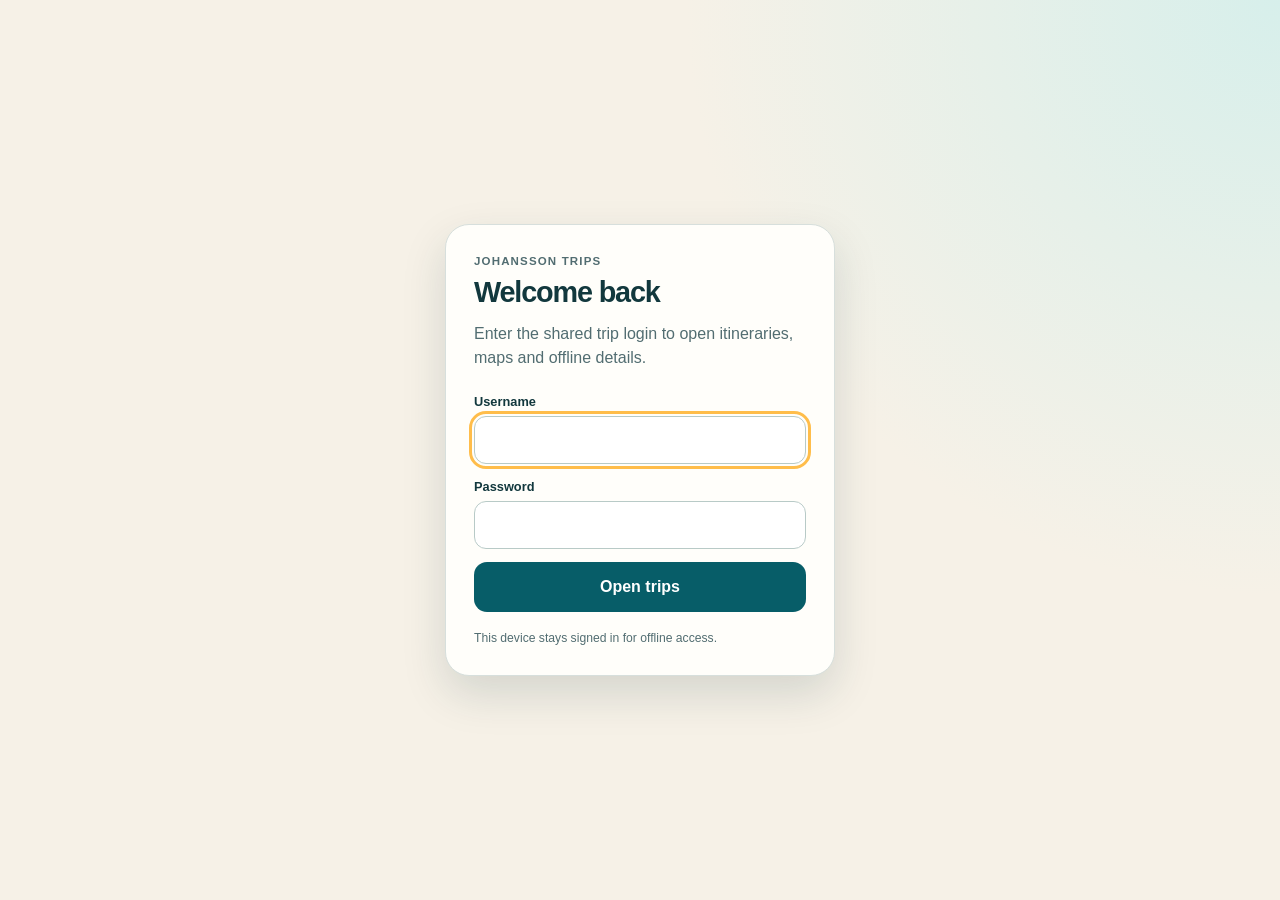
<file: yellowstone-2026/index.html>
<!doctype html>
<html lang="en">
<head>
  <meta charset="utf-8">
  <meta name="viewport" content="width=device-width,initial-scale=1,viewport-fit=cover">
  <meta name="theme-color" content="#254f45">
  <meta name="description" content="Offline-first Yellowstone and Montana itinerary for August 10–13, 2026.">
  <meta name="apple-mobile-web-app-capable" content="yes">
  <meta name="apple-mobile-web-app-status-bar-style" content="black-translucent">
  <meta name="apple-mobile-web-app-title" content="Yellowstone">
  <link rel="manifest" href="./manifest.webmanifest">
  <link rel="icon" href="./icon-192.png" type="image/png">
  <link rel="apple-touch-icon" href="./icon-192.png">
  <link rel="stylesheet" href="./styles.css">
  <script src="./auth.js"></script>
  <title>Yellowstone &amp; Montana · Aug 2026</title>
</head>
<body>
  <a class="skip-link" href="#main">Skip to itinerary</a>
  <div class="top-shell">
    <header class="app-header">
      <div><p class="eyebrow">Aug 10–13, 2026</p><h1>Yellowstone &amp; Montana</h1><a class="all-trips-link" href="../">← All Trips</a></div>
      <div class="connection" id="connection-status" role="status" aria-live="polite"><span class="connection-dot"></span><span id="connection-label">Checking…</span></div>
    </header>
    <nav class="tabs" aria-label="Trip days and resources">
      <button class="active" type="button" data-tab="monday" aria-selected="true"><span>Mon</span><small>Aug 10</small></button>
      <button type="button" data-tab="tuesday" aria-selected="false"><span>Tue</span><small>Aug 11</small></button>
      <button type="button" data-tab="wednesday" aria-selected="false"><span>Wed</span><small>Aug 12</small></button>
      <button type="button" data-tab="thursday" aria-selected="false"><span>Thu</span><small>Aug 13</small></button>
      <button type="button" data-tab="trip" aria-selected="false"><span>Trip</span><small>Maps &amp; info</small></button>
    </nav>
  </div>

  <main id="main">
    <section class="panel active" id="monday">
      <div class="hero card"><p class="badge">Monday · Aug 10</p><h2>Fly to Bozeman, then Gardiner</h2><p>Per &amp; Renee · Pick up the SUV, head south to the Yellowstone gateway, and keep the evening flexible.</p><div class="route"><span>SNA</span><i>→</i><span>DEN</span><i>→</i><span>BZN</span><i>→</i><span>Gardiner</span></div></div>
      <article class="card"><p class="eyebrow">United · outbound</p><h2>Flight details</h2><div class="flight"><strong>SNA → DEN</strong><span>UA 513 · 6:45 AM – 10:16 AM</span><small>Boeing 737 MAX 8 · Per 12A · Renee 12C</small></div><p class="connection-note">Connection · 1 hr 16 min</p><div class="flight"><strong>DEN → BZN</strong><span>UA 1248 · 11:32 AM – 1:20 PM</span><small>Boeing 737-900 · Per 21C · Renee 21D</small></div><dl class="key-values"><div><dt>Cabin</dt><dd>Economy Plus</dd></div><div><dt>United confirmation</dt><dd>ID3Q6Z</dd></div><div><dt>Status</dt><dd><b>Checked in</b></dd></div></dl></article>
      <article class="card"><p class="eyebrow">Hertz · BZN</p><h2>Rental car</h2><p><strong>Nissan Rogue or similar</strong><br>Midsize SUV · 2WD · unlimited mileage</p><dl class="key-values"><div><dt>Pickup</dt><dd>Mon Aug 10 · 1:20 PM</dd></div><div><dt>Return</dt><dd>Thu Aug 13 · 1:30 PM</dd></div><div><dt>Confirmation</dt><dd>L665EEDC405</dd></div><div><dt>Total</dt><dd>$392.18</dd></div></dl><p class="notice compact"><strong>Reservation:</strong> Flight information added to Hertz reservation.</p><details><summary>Pickup-photo reminder</summary><div class="details-body"><p>Before leaving the lot, photograph all four sides, wheels, windshield, interior, odometer and fuel level.</p></div></details><a class="button secondary" href="https://maps.apple.com/?q=Bozeman%20Yellowstone%20International%20Airport">Open BZN Airport in Apple Maps</a></article>
      <article class="card day-card"><p class="eyebrow">Afternoon &amp; evening</p><h2>Drive to Gardiner</h2><p><strong>Approx. 2:15–2:45 PM:</strong> collect the Hertz rental. Bozeman Airport → Gardiner is about 80 miles / 1 hr 30–45 min.</p><p>Suggested time-and-energy stops: Mammoth Hot Springs, elk around Mammoth, then Roosevelt Arch and dinner in Gardiner.</p><a class="button secondary" href="https://maps.apple.com/directions?source=Bozeman%20Yellowstone%20International%20Airport&amp;destination=Yellowstone%20River%20Motel%2C%20Gardiner%2C%20MT&amp;waypoint=Mammoth%20Hot%20Springs%2C%20Yellowstone%20National%20Park&amp;waypoint=Albright%20Visitor%20Center&amp;waypoint=Roosevelt%20Arch%2C%20Gardiner%2C%20MT&amp;mode=driving">Start Monday route in Apple Maps</a><a class="button secondary" href="https://maps.apple.com/?q=Albright+Visitor+Center">Open Albright Visitor Center in Apple Maps</a><a class="button secondary" href="https://maps.apple.com/?q=Yellowstone%20River%20Motel%2C%20Gardiner%2C%20MT">Directions to Yellowstone River Motel</a></article>
      <article class="card"><p class="eyebrow">Tonight’s stay</p><h2>Yellowstone River Motel</h2><p>Gardiner, MT · Economy Room · 2 double beds</p><dl class="key-values"><div><dt>Check-in</dt><dd>4:00 PM</dd></div><div><dt>Check-out</dt><dd>Tue Aug 11 · 11:00 AM</dd></div><div><dt>Reservation</dt><dd>#48027</dd></div><div><dt>Hotels.com itinerary</dt><dd>73509392005483</dd></div></dl><p class="notice warning"><strong>Important:</strong> 48-hour cancellation policy. Cancellations must be by phone or in person.</p></article>
    </section>

    <section class="panel" id="tuesday" hidden>
      <div class="panel-intro"><p class="eyebrow">Tuesday · Aug 11</p><h2>Wildlife, canyon &amp; geysers</h2></div>
      <article class="card next"><p class="eyebrow">Early start</p><h2>Aim for 5:00–5:30 AM</h2><p><strong>Priority:</strong> Lamar Valley near sunrise. Watch for wolves, bison, grizzly bears, coyotes and bald eagles.</p><a class="button secondary" href="https://maps.apple.com/directions?source=Yellowstone%20River%20Motel%2C%20Gardiner%2C%20MT&amp;destination=Moose%20Creek%20Inn%2C%20West%20Yellowstone%2C%20MT&amp;waypoint=Mammoth%20Hot%20Springs%2C%20Yellowstone%20National%20Park&amp;waypoint=Lamar%20Valley%2C%20Yellowstone%20National%20Park&amp;waypoint=Tower-Roosevelt%2C%20Yellowstone%20National%20Park&amp;waypoint=Tower%20Fall%2C%20Yellowstone%20National%20Park&amp;waypoint=Dunraven%20Pass%2C%20Yellowstone%20National%20Park&amp;waypoint=Mount%20Washburn%20Trailhead&amp;waypoint=Grand%20Canyon%20of%20the%20Yellowstone%2C%20Yellowstone%20National%20Park&amp;waypoint=Lookout%20Point%2C%20Yellowstone&amp;waypoint=Brink%20of%20the%20Lower%20Falls&amp;waypoint=Inspiration%20Point%2C%20Yellowstone&amp;waypoint=Artist%20Point%2C%20Yellowstone&amp;waypoint=Norris%20Geyser%20Basin%2C%20Yellowstone%20National%20Park&amp;mode=driving">Start Tuesday route in Apple Maps</a></article>
      <article class="card"><p class="eyebrow">Park route</p><h2>Gardiner → West Yellowstone</h2><ol class="timeline"><li><strong>Lamar Valley</strong><span>Sunrise wildlife viewing</span><a href="https://maps.apple.com/?q=Lamar%20Valley%2C%20Yellowstone%20National%20Park">Apple Maps</a></li><li><strong>Tower area</strong><span>Tower-Roosevelt &amp; Tower Fall</span><a href="https://maps.apple.com/?q=Tower%20Fall%2C%20Yellowstone%20National%20Park">Apple Maps</a></li><li><strong>Dunraven Pass</strong><span>Optional Mount Washburn trail area</span><a href="https://maps.apple.com/?q=Dunraven%20Pass%2C%20Yellowstone%20National%20Park">Apple Maps</a></li><li><strong>Grand Canyon of the Yellowstone</strong><span>North Rim, Lookout Point, Brink of the Lower Falls, Inspiration Point</span><a href="https://maps.apple.com/?q=Grand%20Canyon%20of%20the%20Yellowstone">Apple Maps</a></li><li><strong>Norris Geyser Basin</strong><span>Finish before West Yellowstone</span><a href="https://maps.apple.com/?q=Norris%20Geyser%20Basin">Apple Maps</a></li></ol><p class="notice compact"><strong>Keep it flexible:</strong> Do not force a full Mount Washburn hike unless time and energy allow.</p><div class="place-grid"><a href="https://maps.apple.com/?q=Tower-Roosevelt+Yellowstone">Tower-Roosevelt</a><a href="https://maps.apple.com/?q=Hayden+Valley+Yellowstone">Hayden Valley · optional detour</a></div></article>
      <article class="card"><p class="eyebrow">Tonight’s stay</p><h2>Moose Creek Inn</h2><p>119 Electric Street<br>West Yellowstone, MT 59758</p><p>Single King · Non-smoking</p><dl class="key-values"><div><dt>Check-in</dt><dd>4:00 PM</dd></div><div><dt>Check-out</dt><dd>Wed Aug 12</dd></div><div><dt>Hotels.com itinerary</dt><dd>73509400085683</dd></div><div><dt>Total</dt><dd>$303.05</dd></div></dl><p class="notice"><strong>Cancellation:</strong> Free until Aug 9 at 12:00 PM local time.</p><a class="button secondary" href="https://maps.apple.com/?q=Moose%20Creek%20Inn%2C%20West%20Yellowstone%2C%20MT">Directions to Moose Creek Inn</a></article>
    </section>

    <section class="panel" id="wednesday" hidden>
      <div class="panel-intro"><p class="eyebrow">Wednesday · Aug 12</p><h2>Geysers to Bozeman</h2></div>
      <article class="card"><p class="eyebrow">Park route</p><h2>West Yellowstone → Bozeman</h2><a class="button secondary" href="https://maps.apple.com/directions?source=Moose%20Creek%20Inn%2C%20West%20Yellowstone%2C%20MT&amp;destination=AC%20Hotel%20Bozeman%20Downtown%2C%20Bozeman%2C%20MT&amp;waypoint=Midway%20Geyser%20Basin&amp;waypoint=Grand%20Prismatic%20Spring%20Overlook&amp;waypoint=Firehole%20Lake%20Drive&amp;waypoint=Firehole%20Canyon%20Drive&amp;waypoint=Old%20Faithful%2C%20Yellowstone%20National%20Park&amp;waypoint=Upper%20Geyser%20Basin&amp;waypoint=Big%20Sky%2C%20MT&amp;mode=driving">Start Wednesday route in Apple Maps</a><ol class="timeline"><li><strong>Midway Geyser Basin</strong><span>Grand Prismatic Spring</span><a href="https://maps.apple.com/?q=Midway%20Geyser%20Basin">Apple Maps</a></li><li><strong>Grand Prismatic Overlook</strong><span>View the spring from above</span><a href="https://maps.apple.com/?q=Grand%20Prismatic%20Spring%20Overlook">Apple Maps</a></li><li><strong>Old Faithful &amp; Upper Geyser Basin</strong><span>See Old Faithful once; visit the inn too</span><a href="https://maps.apple.com/?q=Old%20Faithful%2C%20Yellowstone%20National%20Park">Apple Maps</a></li><li><strong>Big Sky</strong><span>Optional scenic stop on US-191 north</span><a href="https://maps.apple.com/?q=Big%20Sky%2C%20MT">Apple Maps</a></li></ol><p class="notice warning"><strong>Firehole:</strong> Firehole Lake Drive is optional if open. Do not plan on swimming—the swim area is currently closed.</p><div class="place-grid"><a href="https://maps.apple.com/?q=Firehole+Lake+Drive">Firehole Lake Drive</a><a href="https://maps.apple.com/?q=Firehole+Canyon+Drive">Firehole Canyon Drive</a></div></article>
      <article class="card day-card"><p class="eyebrow">Evening</p><h2>Downtown Bozeman</h2><p>Walk downtown, have dinner downtown, and settle into the AC Hotel.</p><a class="button secondary" href="https://maps.apple.com/?q=Downtown%20Bozeman%2C%20MT">Open Downtown Bozeman in Apple Maps</a></article>
      <article class="card"><p class="eyebrow">Tonight’s stay</p><h2>AC Hotel Bozeman Downtown</h2><p>110 North Tracy Avenue · Bozeman, MT 59715</p><dl class="key-values"><div><dt>Check-in</dt><dd>Wed Aug 12 · 3:00 PM</dd></div><div><dt>Check-out</dt><dd>Thu Aug 13 · 11:00 AM</dd></div><div><dt>Room</dt><dd>2 Queen Beds · 1 adult</dd></div><div><dt>Confirmation</dt><dd>0DA035CCJK</dd></div><div><dt>Cost</dt><dd>73,000 Marriott Bonvoy points</dd></div><div><dt>Parking</dt><dd>Complimentary off-site; valet $35/day</dd></div></dl><a class="button secondary" href="https://maps.apple.com/?q=AC%20Hotel%20Bozeman%20Downtown">Directions to AC Hotel</a><figure class="photo-card"><img src="./photos/ac-hotel-bozeman.png" alt="AC Hotel Bozeman Downtown reservation showing 110 North Tracy Avenue, August 12 to 13 and 73,000 points" loading="lazy"><figcaption>New AC Hotel reservation · 110 North Tracy Avenue</figcaption></figure></article>
    </section>

    <section class="panel" id="thursday" hidden>
      <div class="panel-intro"><p class="eyebrow">Thursday · Aug 13</p><h2>Bozeman &amp; flight home</h2></div>
      <article class="card"><p class="eyebrow">Morning</p><h2>Explore Bozeman</h2><p>Main Street, coffee or breakfast, shops and an early lunch. Return the rental by <strong>1:30 PM</strong>.</p><a class="button secondary" href="https://maps.apple.com/directions?source=AC%20Hotel%20Bozeman%20Downtown%2C%20Bozeman%2C%20MT&amp;destination=Bozeman%20Yellowstone%20International%20Airport&amp;waypoint=Main%20Street%20Bozeman&amp;mode=driving">Start Thursday route in Apple Maps</a></article>
      <article class="card"><p class="eyebrow">United · return</p><h2>Flight details</h2><div class="flight"><strong>BZN → DEN</strong><span>UA 431 · 4:32 PM – 6:25 PM</span><small>Boeing 737-800 · Per 11A · Renee 11C</small></div><p class="connection-note">Connection · 2 hr 25 min</p><div class="flight"><strong>DEN → SNA</strong><span>UA 725 · 8:50 PM – 10:17 PM</span><small>Boeing 737 MAX 8 · Per 14A · Renee 14C</small></div><p class="notice compact"><strong>Cabin:</strong> Economy Plus · arrive SNA at 10:17 PM.</p></article>
    </section>

    <section class="panel" id="trip" hidden>
      <div class="panel-intro"><p class="eyebrow">Trip resources</p><h2>Maps, safety &amp; reminders</h2></div>
      <figure class="card map-card"><img src="./route-map.png" alt="Map showing the Yellowstone and Montana route from Bozeman through Gardiner, Yellowstone, Big Sky and back to Bozeman"><figcaption>Route overview · geographic base map © OpenStreetMap contributors</figcaption></figure>
      <article class="card"><p class="eyebrow">Daily driving routes</p><h2>Open the full day in Apple Maps</h2><div class="place-grid"><a href="https://maps.apple.com/directions?source=Bozeman%20Yellowstone%20International%20Airport&amp;destination=Yellowstone%20River%20Motel%2C%20Gardiner%2C%20MT&amp;waypoint=Mammoth%20Hot%20Springs%2C%20Yellowstone%20National%20Park&amp;waypoint=Albright%20Visitor%20Center&amp;waypoint=Roosevelt%20Arch%2C%20Gardiner%2C%20MT&amp;mode=driving">Monday · BZN to Gardiner &amp; Mammoth</a><a href="https://maps.apple.com/directions?source=Yellowstone%20River%20Motel%2C%20Gardiner%2C%20MT&amp;destination=Moose%20Creek%20Inn%2C%20West%20Yellowstone%2C%20MT&amp;waypoint=Mammoth%20Hot%20Springs%2C%20Yellowstone%20National%20Park&amp;waypoint=Lamar%20Valley%2C%20Yellowstone%20National%20Park&amp;waypoint=Tower-Roosevelt%2C%20Yellowstone%20National%20Park&amp;waypoint=Tower%20Fall%2C%20Yellowstone%20National%20Park&amp;waypoint=Dunraven%20Pass%2C%20Yellowstone%20National%20Park&amp;waypoint=Mount%20Washburn%20Trailhead&amp;waypoint=Grand%20Canyon%20of%20the%20Yellowstone%2C%20Yellowstone%20National%20Park&amp;waypoint=Lookout%20Point%2C%20Yellowstone&amp;waypoint=Brink%20of%20the%20Lower%20Falls&amp;waypoint=Inspiration%20Point%2C%20Yellowstone&amp;waypoint=Artist%20Point%2C%20Yellowstone&amp;waypoint=Norris%20Geyser%20Basin%2C%20Yellowstone%20National%20Park&amp;mode=driving">Tuesday · Wildlife &amp; Canyon</a><a href="https://maps.apple.com/directions?source=Moose%20Creek%20Inn%2C%20West%20Yellowstone%2C%20MT&amp;destination=AC%20Hotel%20Bozeman%20Downtown%2C%20Bozeman%2C%20MT&amp;waypoint=Midway%20Geyser%20Basin&amp;waypoint=Grand%20Prismatic%20Spring%20Overlook&amp;waypoint=Firehole%20Lake%20Drive&amp;waypoint=Firehole%20Canyon%20Drive&amp;waypoint=Old%20Faithful%2C%20Yellowstone%20National%20Park&amp;waypoint=Upper%20Geyser%20Basin&amp;waypoint=Big%20Sky%2C%20MT&amp;mode=driving">Wednesday · Geysers to Bozeman</a><a href="https://maps.apple.com/directions?source=AC%20Hotel%20Bozeman%20Downtown%2C%20Bozeman%2C%20MT&amp;destination=Bozeman%20Yellowstone%20International%20Airport&amp;waypoint=Main%20Street%20Bozeman&amp;mode=driving">Thursday · Bozeman to BZN</a></div></article>
      <article class="card"><p class="eyebrow">Park access</p><h2>Ready for the park</h2><ul class="check-list"><li>America the Beautiful Annual Pass purchased · valid through August 2027</li><li>Yellowstone National Park app downloaded</li><li>Apple Maps offline map downloaded and tested successfully</li></ul></article>
      <article class="card safety"><p class="eyebrow">Keep handy</p><h2>Yellowstone safety</h2><ul class="check-list"><li><strong>Wildlife:</strong> stay at least 100 yards from bears and wolves; 25 yards from other wildlife.</li><li><strong>Thermal areas:</strong> stay on boardwalks and marked trails.</li><li><strong>Bear country:</strong> carry bear spray when hiking. Buy after landing—do not attempt to fly with it.</li><li><strong>Driving:</strong> expect wildlife jams, allow extra time and fuel up before long park days.</li><li><strong>Offline:</strong> Apple Maps area and Yellowstone NPS app are already downloaded.</li></ul></article>
      <article class="card"><p class="eyebrow">One-tap directions</p><h2>Every trip stop</h2><div class="place-grid"><a href="https://maps.apple.com/?q=Roosevelt%20Arch%2C%20Gardiner%2C%20MT">Roosevelt Arch</a><a href="https://maps.apple.com/?q=Mammoth%20Hot%20Springs">Mammoth Hot Springs</a><a href="https://maps.apple.com/?q=Lamar%20Valley%2C%20Yellowstone%20National%20Park">Lamar Valley</a><a href="https://maps.apple.com/?q=Tower%20Fall%2C%20Yellowstone%20National%20Park">Tower Fall</a><a href="https://maps.apple.com/?q=Dunraven%20Pass%2C%20Yellowstone%20National%20Park">Dunraven Pass</a><a href="https://maps.apple.com/?q=Mount%20Washburn%20Trailhead">Mount Washburn Trailhead</a><a href="https://maps.apple.com/?q=Artist%20Point%2C%20Yellowstone">Artist Point</a><a href="https://maps.apple.com/?q=Lookout%20Point%2C%20Yellowstone">Lookout Point</a><a href="https://maps.apple.com/?q=Brink%20of%20the%20Lower%20Falls">Brink of the Lower Falls</a><a href="https://maps.apple.com/?q=Inspiration%20Point%2C%20Yellowstone">Inspiration Point</a><a href="https://maps.apple.com/?q=Norris%20Geyser%20Basin">Norris Geyser Basin</a><a href="https://maps.apple.com/?q=Grand%20Prismatic%20Spring">Grand Prismatic Spring</a><a href="https://maps.apple.com/?q=Grand%20Prismatic%20Spring%20Overlook">Grand Prismatic Overlook</a><a href="https://maps.apple.com/?q=Midway%20Geyser%20Basin">Midway Geyser Basin</a><a href="https://maps.apple.com/?q=Old%20Faithful%2C%20Yellowstone%20National%20Park">Old Faithful</a><a href="https://maps.apple.com/?q=Upper%20Geyser%20Basin">Upper Geyser Basin</a><a href="https://maps.apple.com/?q=Big%20Sky%2C%20MT">Big Sky</a><a href="https://maps.apple.com/?q=AC%20Hotel%20Bozeman%20Downtown">AC Hotel Bozeman Downtown</a><a href="https://maps.apple.com/?q=Downtown%20Bozeman%2C%20MT">Downtown Bozeman</a></div></article>
      <article class="card"><p class="eyebrow">Friends’ Yellowstone Tips</p><h2>Worth prioritizing</h2><ul class="check-list"><li>Elk herd near Mammoth Hot Springs and the hot springs.</li><li>Lamar Valley around 5 AM for wolves and other wildlife; it is also excellent around dusk.</li><li>Mount Washburn for bighorn sheep; Dunraven Pass has frequent grizzly sightings.</li><li>Norris Geyser Basin sulfuric pools and the North Rim Trail at Grand Canyon of Yellowstone.</li><li>Old Faithful is worth seeing once despite being touristy; the Old Faithful Inn is worth seeing too.</li><li>Yellowstone Lake Hotel is beautiful and old-time elegant if route and time allow.</li><li>Roosevelt Lodge horseback riding / cowboy cookout is a good future-trip idea.</li></ul><p class="notice compact">Jackson Hole / Persephone Bakery are intentionally outside this trip’s core route.</p></article>
      <article class="card"><p class="eyebrow">Food recommendations</p><h2>Meals along the way</h2><div class="place-grid"><a href="https://maps.apple.com/?q=Wonderland+Cafe+Gardiner+MT">Wonderland Cafe · Gardiner</a><a href="https://maps.apple.com/?q=Yellowstone+Grill+Gardiner">Yellowstone Grill · Gardiner</a><a href="https://maps.apple.com/?q=Iron+Horse+Bar+and+Grill+Gardiner">Iron Horse Bar &amp; Grill · Gardiner</a><a href="https://maps.apple.com/?q=Wild+West+Pizzeria+West+Yellowstone">Wild West Pizzeria · West Yellowstone</a><a href="https://maps.apple.com/?q=Firehole+Bar-B-Que+Company">Firehole Bar-B-Que · West Yellowstone</a><a href="https://maps.apple.com/?q=Running+Bear+Pancake+House">Running Bear Pancake House</a><a href="https://maps.apple.com/?q=Madison+Crossing+Lounge">Madison Crossing Lounge</a><a href="https://maps.apple.com/?q=Montana+Ale+Works">Montana Ale Works · Bozeman</a><a href="https://maps.apple.com/?q=Blackbird+Kitchen+Bozeman">Blackbird Kitchen · Bozeman</a><a href="https://maps.apple.com/?q=Jam+Bozeman">Jam! · Bozeman</a><a href="https://maps.apple.com/?q=Mountains+Walking+Brewery">Mountains Walking Brewery</a></div></article>
      <article class="card"><p class="eyebrow">Practical stops</p><h2>Airport, supplies &amp; Bozeman</h2><div class="place-grid"><a href="https://maps.apple.com/?q=Hertz+Bozeman+Yellowstone+International+Airport">Hertz · Bozeman Airport</a><a href="https://maps.apple.com/?q=Main+Street+Bozeman">Main Street Bozeman</a><a href="https://maps.apple.com/?q=Costco+Bozeman">Costco Bozeman</a><a href="https://maps.apple.com/?q=Walmart+Bozeman">Walmart Supercenter</a><a href="https://maps.apple.com/?q=REI+Bozeman">REI Bozeman</a><a href="https://maps.apple.com/?q=Murdochs+Bozeman">Murdoch’s Ranch &amp; Home</a></div></article>
      <article class="card"><p class="eyebrow">On-the-ground guide</p><h2>Stops, pictures &amp; hike details</h2><p>Open the detailed guide for what to expect, trail distance, elevation gain, time and difficulty at the planned stops.</p><a class="button secondary" href="./guide.html">Open Yellowstone stop guide</a></article>
      <article class="card install"><p class="eyebrow">Works like an app</p><h2>Add to Home Screen</h2><p>In Safari, use Share → Add to Home Screen. Open it online once first so the itinerary and route map are stored for offline use.</p></article>
    </section>
  </main>
  <footer>Per &amp; Renee · Yellowstone &amp; Montana available offline after the first successful visit</footer>
  <script src="./app.js" defer></script>
</body>
</html>
</file>
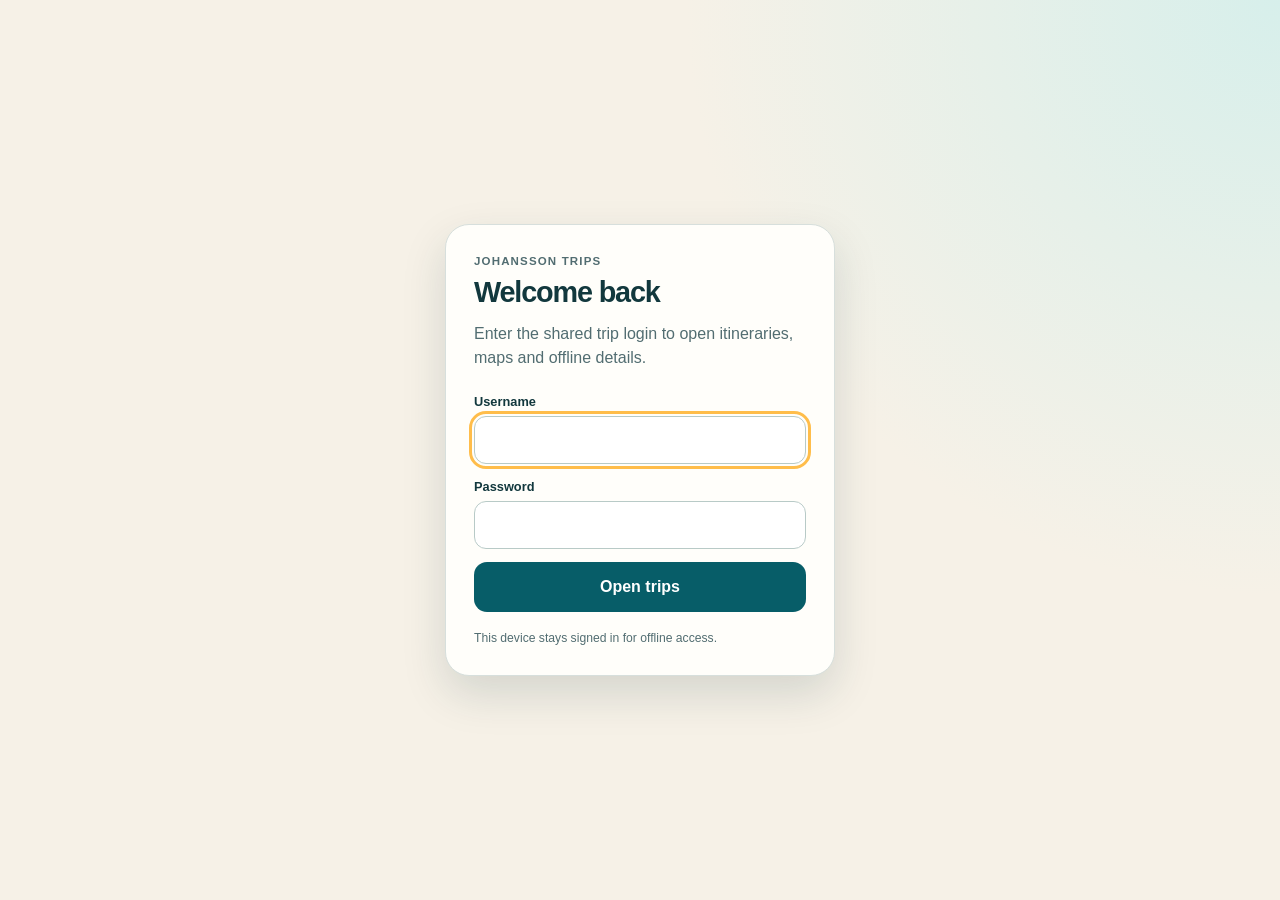
<file: yellowstone-2026/guide.html>
<!doctype html>
<html lang="en">
<head>
  <meta charset="utf-8">
  <meta name="viewport" content="width=device-width,initial-scale=1,viewport-fit=cover">
  <meta name="theme-color" content="#254f45">
  <meta name="description" content="Detailed Yellowstone stop guide, hikes and practical notes.">
  <link rel="stylesheet" href="./styles.css">
  <script src="./auth.js"></script>
  <title>Yellowstone Stop Guide · 2026</title>
</head>
<body>
  <div class="top-shell"><header class="app-header"><div><p class="eyebrow">Yellowstone &amp; Montana · Aug 10–13</p><h1>Stop guide &amp; hikes</h1><a class="all-trips-link" href="./">← Back to itinerary</a></div></header></div>
  <main>
    <article class="hero card"><p class="badge">Use in the field</p><h2>What to expect at each stop</h2><p>Distances and times are planning estimates. Check conditions with a ranger or the NPS app before committing to any hike; weather, wildlife and road closures can change the day.</p><p class="notice compact"><strong>Place reviews:</strong> each Apple Maps button opens the place card with photos, hours and current visitor reviews when online.</p><a class="button secondary" href="https://www.nps.gov/yell/planyourvisit/hiking.htm">Yellowstone hiking conditions &amp; guidance</a></article>

    <div class="panel-intro"><p class="eyebrow">Monday · Aug 10</p><h2>Mammoth &amp; Gardiner</h2></div>
    <figure class="card map-card"><img src="./photos/mammoth-terraces-nps.jpg" alt="Steam rising above the Mammoth Hot Springs terraces at sunrise"><figcaption>Mammoth Hot Springs terraces · NPS photo</figcaption></figure>
    <details open><summary>Mammoth Hot Springs <span>45–90 min · boardwalks</span></summary><div class="details-body"><p><strong>Expect:</strong> White and orange travertine terraces, steam, sulfur smell and elk around the developed area. The terraces can visibly change over time.</p><p><strong>Walk:</strong> Choose your distance on the lower and upper boardwalks; allow roughly 0.8–1.5 miles of walking, with stairs and gentle-to-moderate elevation change. <strong>Difficulty:</strong> easy to moderate.</p><p><strong>Hike note:</strong> This is the best first “hike” after travel—short, flexible and entirely on marked paths. Stay on boardwalks.</p><a class="button secondary" href="https://maps.apple.com/?q=Mammoth+Hot+Springs+Yellowstone">Open Mammoth in Apple Maps</a><a class="button secondary" href="https://www.nps.gov/yell/planyourvisit/explore-mammoth.htm">NPS Mammoth guide</a></div></details>
    <details><summary>Albright Visitor Center <span>20–40 min · useful stop</span></summary><div class="details-body"><p><strong>Expect:</strong> Current road, weather, trail and bear-activity information from rangers, plus exhibits in the historic Fort Yellowstone area.</p><p><strong>Walk:</strong> Mostly short sidewalks; the Fort Yellowstone self-guided area adds about 0.5–1 mile, with some slopes. <strong>Difficulty:</strong> easy.</p><a class="button secondary" href="https://maps.apple.com/?q=Albright+Visitor+Center">Open Albright in Apple Maps</a><a class="button secondary" href="https://www.nps.gov/yell/planyourvisit/albright-visitor-center.htm">NPS visitor center details</a></div></details>
    <details><summary>Roosevelt Arch <span>10–20 min · flat</span></summary><div class="details-body"><p><strong>Expect:</strong> Yellowstone’s historic North Entrance in Gardiner—the classic photo stop before dinner and the motel.</p><p><strong>Walk:</strong> About 0.2 mile around the arch and nearby viewpoint; essentially level. <strong>Difficulty:</strong> easy.</p><a class="button secondary" href="https://maps.apple.com/?q=Roosevelt+Arch+Gardiner">Open Roosevelt Arch in Apple Maps</a><a class="button secondary" href="https://www.nps.gov/yell/planyourvisit/explore-mammoth.htm">NPS history &amp; Mammoth area</a></div></details>

    <div class="panel-intro"><p class="eyebrow">Tuesday · Aug 11</p><h2>Wildlife, canyon &amp; Norris</h2></div>
    <figure class="card map-card guide-photo"><img src="./photos/lamar-buffalo-ranch.jpg" alt="Lamar Buffalo Ranch and the wide Lamar Valley landscape" loading="lazy"><figcaption>Lamar Valley area · NPS/Neal Herbert</figcaption></figure>
    <details open><summary>Lamar Valley <span>Sunrise · wildlife viewing</span></summary><div class="details-body"><p><strong>Expect:</strong> Broad valley views and the strongest wildlife opportunity of the trip—bison, pronghorn, birds, and possibly wolves or bears at a distance. Bring binoculars or a spotting scope.</p><p><strong>Walk:</strong> This is primarily a pullout-and-view stop. Keep walks short and roadside unless you have current trail conditions and bear spray. <strong>Difficulty:</strong> easy viewing, high wildlife awareness.</p><p class="review-note"><strong>Visitor takeaway:</strong> The early start and long pullouts are worth it for the chance of wolves, bison and big-sky views; bring binoculars and patience.</p><a class="button secondary" href="https://maps.apple.com/?q=Lamar+Valley+Yellowstone">Open Lamar reviews &amp; photos in Apple Maps</a><a class="button secondary" href="https://www.nps.gov/yell/planyourvisit/safety.htm">NPS wildlife safety</a><a class="button secondary" href="https://www.nps.gov/yell/planyourvisit/towerrplan.htm">NPS Tower &amp; Northeast guide</a></div></details>
    <figure class="card map-card guide-photo"><img src="./photos/tower-fall-nps.jpg" alt="Tower Fall dropping between volcanic pinnacles" loading="lazy"><figcaption>Tower Fall · NPS/Jim Peaco</figcaption></figure>
    <details><summary>Tower-Roosevelt &amp; Tower Fall <span>30–60 min</span></summary><div class="details-body"><p><strong>Expect:</strong> A dramatic basalt canyon and waterfall overlook. It is a good stretch-and-photo stop between wildlife viewing and Dunraven Pass.</p><p><strong>Walk:</strong> The overlook is a short walk. Do not count on the old trail to the base of Tower Fall—confirm current access locally. <strong>Difficulty:</strong> easy for the overlook.</p><p class="review-note"><strong>Visitor takeaway:</strong> A quick, high-reward viewpoint with dramatic pinnacles; visitors often prefer it as a photo stop rather than a long hike.</p><a class="button secondary" href="https://maps.apple.com/?q=Tower+Fall+Yellowstone">Open Tower Fall reviews &amp; photos in Apple Maps</a><a class="button secondary" href="https://maps.apple.com/?q=Tower-Roosevelt+Yellowstone">Open Tower-Roosevelt reviews &amp; photos in Apple Maps</a><a class="button secondary" href="https://www.nps.gov/yell/planyourvisit/towerrplan.htm">NPS Tower &amp; Northeast guide</a></div></details>
    <figure class="card map-card guide-photo"><img src="./photos/mount-washburn-nps.jpg" alt="Mount Washburn rising above Yellowstone high country" loading="lazy"><figcaption>Mount Washburn · NPS/Yellowstone Youth Conservation Corps</figcaption></figure>
    <details><summary>Mount Washburn from Dunraven Pass <span>6.2 mi · ~1,400 ft · 3–5 hr</span></summary><div class="details-body"><p><strong>Expect:</strong> Yellowstone’s signature high-country day hike: wide trail, panoramic views, wildflowers in season and frequent bighorn sheep.</p><p><strong>Hike:</strong> About 6.2 miles round trip to the 10,219-foot summit, roughly 1,400 feet of elevation gain. <strong>Difficulty:</strong> strenuous due to length, steady climb and altitude.</p><p class="review-note"><strong>Visitor takeaway:</strong> Hikers rave about the 360-degree views and bighorn-sheep possibility, while noting wind, altitude and fast-changing weather.</p><p class="notice compact"><strong>Decision point:</strong> only start if weather is stable, you have bear spray/water/layers, and there is enough time to finish well before evening.</p><a class="button secondary" href="https://maps.apple.com/?q=Mount+Washburn+Trailhead">Open Mount Washburn reviews &amp; photos in Apple Maps</a><a class="button secondary" href="https://www.nps.gov/places/000/mount-washburn.htm">NPS Mount Washburn details</a></div></details>
    <figure class="card map-card"><img src="./photos/grand-canyon-nps.jpg" alt="Aerial view of the Grand Canyon of the Yellowstone River" loading="lazy"><figcaption>Grand Canyon of the Yellowstone · NPS photo</figcaption></figure>
    <figure class="card map-card guide-photo"><img src="./photos/artist-point-nps.jpg" alt="Artist Point overlooking the Lower Falls and Grand Canyon of the Yellowstone" loading="lazy"><figcaption>Artist Point · NPS/Diane Renkin</figcaption></figure>
    <details><summary>Grand Canyon of the Yellowstone <span>1–2 hr · viewpoints</span></summary><div class="details-body"><p><strong>Expect:</strong> The park’s biggest visual payoff: colorful canyon walls, the 308-foot Lower Falls, and a sequence of north- and south-rim overlooks.</p><p><strong>Walk options:</strong> Lookout Point and Inspiration Point are short viewpoint walks. Brink of the Lower Falls is about 0.7 miles round trip with roughly 300 feet of descent and climb back out. <strong>Difficulty:</strong> easy at overlooks; strenuous on the Brink trail.</p><p class="review-note"><strong>Visitor takeaway:</strong> Artist Point and Lookout Point are the classic crowd-pleasers; Brink of the Lower Falls adds drama but makes the return climb count.</p><p><strong>Best approach:</strong> use the drives, then choose two or three viewpoints instead of trying every spur when the day is long.</p><a class="button secondary" href="https://maps.apple.com/?q=Grand+Canyon+of+the+Yellowstone">Open Canyon reviews &amp; photos in Apple Maps</a><a class="button secondary" href="https://www.nps.gov/thingstodo/yell-grand-canyon-of-the-yellowstone.htm">NPS Canyon guide</a></div></details>
    <figure class="card map-card guide-photo"><img src="./photos/norris-boardwalk-nps.jpg" alt="Boardwalk winding through steaming Norris Geyser Basin" loading="lazy"><figcaption>Norris Geyser Basin · NPS/Jim Peaco</figcaption></figure>
    <details><summary>Norris Geyser Basin <span>0.75–1.5 mi · 30–90 min</span></summary><div class="details-body"><p><strong>Expect:</strong> Yellowstone’s hottest and most changeable thermal area—hissing steam, vivid colors, acid pools and the possibility of seeing Steamboat Geyser.</p><p><strong>Walk:</strong> Porcelain Basin is about 0.75 mile; Back Basin is about 1.5 miles. Boardwalks and bare ground include a steep, uneven approach from the museum. <strong>Difficulty:</strong> easy to moderate.</p><p class="review-note"><strong>Visitor takeaway:</strong> People love Norris for its color, steam and raw geology; the sulfur smell, heat and steep entrance path make it feel more intense than a normal stroll.</p><a class="button secondary" href="https://maps.apple.com/?q=Norris+Geyser+Basin">Open Norris reviews &amp; photos in Apple Maps</a><a class="button secondary" href="https://www.nps.gov/thingstodo/yell-norris-geyser-basin-trails.htm">NPS Norris trail guide</a><a class="button secondary" href="https://www.nps.gov/yell/planyourvisit/norrisplan.htm">NPS Norris overview</a></div></details>

    <div class="panel-intro"><p class="eyebrow">Wednesday · Aug 12</p><h2>Thermal country to Bozeman</h2></div>
    <details open><summary>Midway Geyser Basin <span>~0.8 mi · 30–45 min</span></summary><div class="details-body"><p><strong>Expect:</strong> A close boardwalk view of Grand Prismatic Spring and Excelsior Geyser Crater. Steam can obscure the colors, especially in cool weather.</p><p><strong>Walk:</strong> Short, mostly level boardwalk loop. <strong>Difficulty:</strong> easy. Stay on the boardwalk—thermal ground is dangerous.</p><a class="button secondary" href="https://maps.apple.com/?q=Midway+Geyser+Basin">Open Midway in Apple Maps</a></div></details>
    <details><summary>Grand Prismatic Overlook <span>1.2 mi · 105 ft · 1–2 hr</span></summary><div class="details-body"><p><strong>Expect:</strong> The classic elevated view of Grand Prismatic and Midway Basin; the best color is often visible once steam clears.</p><p><strong>Hike:</strong> 1.2-mile there-and-back from Fairy Falls Trailhead, climbing 105 feet over 0.6 mile. <strong>Difficulty:</strong> easy, but parking is limited.</p><a class="button secondary" href="https://maps.apple.com/?q=Grand+Prismatic+Spring+Overlook">Open overlook in Apple Maps</a><a class="button secondary" href="https://www.nps.gov/thingstodo/yell-trail-grand-prismatic-overlook.htm">NPS overlook trail details</a></div></details>
    <details><summary>Firehole drives <span>15–35 min · optional</span></summary><div class="details-body"><p><strong>Expect:</strong> Short scenic one-way drives with geyser-basin pullouts at Firehole Lake and lava-canyon views at Firehole Canyon.</p><p><strong>Walk:</strong> Short boardwalks and pullouts only; no substantial hike planned. <strong>Difficulty:</strong> easy. Confirm each road is open before adding it to the day.</p><a class="button secondary" href="https://maps.apple.com/?q=Firehole+Lake+Drive">Open Firehole Lake Drive</a><a class="button secondary" href="https://maps.apple.com/?q=Firehole+Canyon+Drive">Open Firehole Canyon Drive</a></div></details>
    <details><summary>Old Faithful &amp; Upper Geyser Basin <span>1–5 mi · 1–3 hr</span></summary><div class="details-body"><p><strong>Expect:</strong> Old Faithful’s predictable eruption plus the park’s largest concentration of geysers, hot springs and historic Old Faithful Inn.</p><p><strong>Walk:</strong> Watch Old Faithful from the boardwalk, then extend into Upper Geyser Basin as time allows—flat to gently rolling boardwalks. A 1–2 mile loop is easy; longer explorations can reach 4–5 miles. <strong>Difficulty:</strong> easy.</p><a class="button secondary" href="https://maps.apple.com/?q=Old+Faithful">Open Old Faithful in Apple Maps</a><a class="button secondary" href="https://www.nps.gov/thingstodo/watch-and-listen-to-a-geyser.htm">NPS geyser activity guidance</a></div></details>
    <details><summary>Big Sky &amp; Bozeman <span>Scenic return</span></summary><div class="details-body"><p><strong>Expect:</strong> US-191 north is the scenic transition from Yellowstone to Montana. Big Sky is an optional stretch, coffee or view stop; continue to downtown Bozeman for dinner.</p><p><strong>Walk:</strong> Keep this flexible after a full park day. <strong>Difficulty:</strong> easy.</p><a class="button secondary" href="https://maps.apple.com/?q=Big+Sky+MT">Open Big Sky in Apple Maps</a><a class="button secondary" href="https://maps.apple.com/?q=Downtown+Bozeman+MT">Open Downtown Bozeman in Apple Maps</a></div></details>

    <div class="panel-intro"><p class="eyebrow">Thursday · Aug 13</p><h2>Bozeman &amp; departure</h2></div>
    <details open><summary>Downtown Bozeman <span>Flexible morning</span></summary><div class="details-body"><p><strong>Expect:</strong> Main Street shops, coffee, breakfast and an easy early lunch before the 1:30 PM rental return. Keep enough time for fuel and airport transfer.</p><p><strong>Walk:</strong> A relaxed, flat downtown stroll. <strong>Difficulty:</strong> easy.</p><a class="button secondary" href="https://maps.apple.com/?q=Main+Street+Bozeman">Open Main Street in Apple Maps</a></div></details>
  </main>
  <footer>Distances and conditions should be checked on the day · Yellowstone 2026</footer>
</body>
</html>
</file>
<file: styles.css>
:root { --ink:#12383d; --muted:#587277; --ocean:#075d68; --sand:#f6f1e7; --card:#fffefa; --line:#d7dfdc; --shadow:0 12px 30px rgba(20,57,58,.1); color-scheme:light; }
* { box-sizing:border-box; }
body { min-width:0; margin:0; background:radial-gradient(circle at 100% 0,#d7efeb 0,transparent 36%),var(--sand); color:var(--ink); font-family:-apple-system,BlinkMacSystemFont,"SF Pro Text","Segoe UI",sans-serif; line-height:1.5; }
.hub { width:min(100%,760px); min-height:calc(100dvh - 48px); margin:auto; padding:calc(32px + env(safe-area-inset-top)) 16px 32px; }
.hub-header { padding:14px 4px 26px; }
.eyebrow,.card-kicker { margin:0; color:var(--ocean); font-size:.74rem; font-weight:850; letter-spacing:.1em; text-transform:uppercase; }
h1,h2,p { margin-top:0; }
h1 { margin:5px 0 8px; font-size:clamp(2.3rem,11vw,4rem); line-height:.98; letter-spacing:-.055em; }
.hub-header > p:last-child { margin:0; color:var(--muted); font-size:1.08rem; }
.trip-list { display:grid; gap:15px; }
.trip-card { position:relative; overflow:hidden; min-height:268px; padding:24px; border:1px solid var(--line); border-radius:25px; background:var(--card); box-shadow:var(--shadow); }
.trip-card::after { content:""; position:absolute; right:-55px; bottom:-70px; width:220px; height:220px; border-radius:50%; opacity:.45; }
.trip-card.maui { background:linear-gradient(145deg,#fffefa,#eef8f6); }
.trip-card.maui::after { background:#9bd9cf; }
.trip-card.yellowstone { background:linear-gradient(145deg,#fffdf7,#f3efe1); }
.trip-card.yellowstone::after { background:#dccb96; }
.trip-card.portugal { background:linear-gradient(145deg,#fffefa,#edf4f0); }
.trip-card.portugal::after { background:#acd8ce; }
.trip-card.spain { background:linear-gradient(145deg,#fffaf5,#f7e8da); }
.trip-card.spain::after { background:#e7b889; }
.trip-card.charlotte { background:linear-gradient(145deg,#fffefa,#eee9f5); }
.trip-card.charlotte::after { background:#c9b5de; }
.trip-card.charlotte a { background:#65517f; }
.status { display:inline-flex; position:relative; z-index:1; margin:0 0 18px; padding:5px 10px; border-radius:999px; font-size:.76rem; font-weight:850; }
.complete { background:#dff1ee; color:#075d68; }.upcoming { background:#f7ecc8; color:#72520c; }
.trip-card h2 { position:relative; z-index:1; margin:5px 0 8px; font-size:1.65rem; letter-spacing:-.03em; }
.trip-card > p:not(.status):not(.card-kicker) { position:relative; z-index:1; max-width:390px; margin:0; color:var(--muted); }
.trip-card a { display:flex; position:relative; z-index:1; align-items:center; justify-content:space-between; gap:8px; width:max-content; min-width:210px; margin-top:24px; padding:13px 16px; border-radius:14px; background:var(--ocean); color:white; font-weight:800; text-decoration:none; box-shadow:0 6px 14px rgba(7,93,104,.2); }
.trip-card.yellowstone a { background:#77512a; }
.trip-card.portugal a { background:#286657; }
.trip-card.spain a { background:#a95035; }
.trip-card a:focus-visible { outline:3px solid #ffbd4a; outline-offset:3px; }
footer { padding:0 16px max(24px,env(safe-area-inset-bottom)); color:var(--muted); font-size:.78rem; text-align:center; }
@media (min-width:600px) { .trip-list { grid-template-columns:1fr 1fr; }.trip-card { min-height:310px; } }
</file>
<file: charlotte-2027/styles.css>
:root { --ink:#173d38; --muted:#59706c; --pine:#254f45; --pine-dark:#193d35; --pine-pale:#e3efe8; --sand:#f6f1e7; --card:#fffefa; --line:#d5ddd6; --gold:#9a6d24; --gold-pale:#fff3d6; --red:#923d2f; --red-pale:#fff0ea; --shadow:0 8px 24px rgba(30,57,45,.09); --radius:22px; color-scheme:light; }
* { box-sizing:border-box; } html { scroll-behavior:smooth; -webkit-text-size-adjust:100%; } body { min-width:0; margin:0; background:var(--sand); color:var(--ink); font-family:-apple-system,BlinkMacSystemFont,"SF Pro Text","Segoe UI",sans-serif; font-size:16px; line-height:1.5; } button,a { -webkit-tap-highlight-color:transparent; touch-action:manipulation; } .skip-link { position:fixed; z-index:100; top:-80px; left:12px; padding:12px 16px; border-radius:12px; background:white; color:var(--pine); font-weight:800; }.skip-link:focus { top:12px; }
.top-shell { position:sticky; z-index:30; top:0; padding-bottom:8px; background:var(--sand); box-shadow:0 8px 22px rgba(29,54,43,.12); }.app-header { display:flex; align-items:center; justify-content:space-between; gap:12px; min-height:100px; padding:max(14px,env(safe-area-inset-top)) 18px 14px; color:white; background:linear-gradient(135deg,#254f45,#477449); }.app-header h1 { margin:0; font-size:clamp(1.45rem,6.1vw,2rem); line-height:1; letter-spacing:-.035em; }.eyebrow { margin:0 0 4px; color:var(--pine); font-size:.72rem; font-weight:850; letter-spacing:.09em; text-transform:uppercase; }.app-header .eyebrow { color:rgba(255,255,255,.8); }.all-trips-link { display:inline-block; margin-top:7px; color:rgba(255,255,255,.92); font-size:.77rem; font-weight:750; text-underline-offset:3px; }.connection { display:inline-flex; flex:0 0 auto; align-items:center; gap:7px; min-height:36px; padding:7px 10px; border:1px solid rgba(255,255,255,.3); border-radius:999px; background:rgba(0,0,0,.12); font-size:.74rem; font-weight:750; white-space:nowrap; }.connection-dot { width:8px; height:8px; border-radius:50%; background:#ffd270; }.connection.ready .connection-dot { background:#aee5b7; }.connection.offline .connection-dot { background:white; }
.tabs { display:grid; grid-template-columns:repeat(5,minmax(0,1fr)); gap:4px; width:min(calc(100% - 20px),760px); min-height:62px; margin:8px auto 0; padding:5px; border:1px solid rgba(23,61,56,.1); border-radius:20px; background:rgba(255,254,250,.96); box-shadow:0 5px 16px rgba(30,54,43,.12); }.tabs button { display:grid; place-items:center; gap:1px; min-width:0; min-height:53px; padding:3px; border:0; border-radius:15px; background:transparent; color:var(--muted); font:inherit; cursor:pointer; }.tabs span { font-size:.76rem; font-weight:850; }.tabs small { overflow:hidden; max-width:100%; font-size:.59rem; text-overflow:ellipsis; white-space:nowrap; }.tabs button.active { background:var(--pine); color:white; box-shadow:0 4px 12px rgba(37,79,69,.24); }
main { width:min(100%,760px); margin:auto; padding:14px 14px 36px; }.panel { display:none; }.panel.active { display:block; animation:reveal .2s ease-out; }@keyframes reveal { from { opacity:.3; transform:translateY(4px); } }.card,details { margin:12px 0; border:1px solid var(--line); border-radius:var(--radius); background:var(--card); box-shadow:var(--shadow); }.card { padding:19px; }.card h2,.panel-intro h2 { margin:0 0 8px; font-size:1.35rem; line-height:1.2; letter-spacing:-.02em; }.card p { margin:8px 0; }.panel-intro { padding:14px 4px 2px; }.hero { overflow:hidden; padding-top:22px; background:radial-gradient(circle at 95% 0,#d6e8bc 0,transparent 44%),linear-gradient(150deg,#fffefa,#eef5e9); }.hero h2 { margin-top:10px; font-size:1.64rem; }.badge { display:inline-flex; padding:5px 10px; border-radius:999px; background:var(--pine-pale); color:var(--pine); font-size:.78rem; font-weight:800; }.route { display:flex; flex-wrap:wrap; align-items:center; gap:5px; margin-top:15px; font-size:.76rem; font-weight:750; }.route span { padding:6px 8px; border:1px solid #d8e5d8; border-radius:999px; background:rgba(255,255,255,.82); }.route i { color:var(--muted); font-style:normal; }
.flight { display:grid; gap:2px; padding:13px 0; border-top:1px solid var(--line); }.flight strong { color:var(--pine); font-size:1.05rem; }.flight span { font-weight:780; }.flight small { color:var(--muted); }.connection-note { display:inline-block; margin:8px 0!important; padding:5px 10px; border-radius:999px; background:var(--gold-pale); color:#795310; font-size:.8rem; font-weight:800; }.key-values { display:grid; grid-template-columns:repeat(2,minmax(0,1fr)); gap:9px; margin:16px 0 0; }.key-values div { padding:11px; border:1px solid #dce6df; border-radius:14px; background:#fafcf9; }.key-values dt { color:var(--muted); font-size:.72rem; font-weight:800; }.key-values dd { margin:3px 0 0; overflow-wrap:anywhere; font-size:.87rem; font-weight:780; }.key-values b { color:var(--pine); }.button { display:flex; align-items:center; justify-content:center; width:100%; min-height:52px; margin-top:15px; padding:12px 15px; border:0; border-radius:15px; color:var(--pine-dark); background:var(--pine-pale); font:inherit; font-weight:800; line-height:1.2; text-align:center; text-decoration:none; }.button:focus-visible,.tabs button:focus-visible,a:focus-visible,summary:focus-visible { outline:3px solid #ffbd4a; outline-offset:3px; }.notice { margin:13px 0 0!important; padding:13px 15px; border-left:5px solid var(--pine); border-radius:14px; background:var(--pine-pale); color:var(--pine-dark); }.notice.warning { border-color:var(--gold); background:var(--gold-pale); color:#62450e; }.notice.compact { font-size:.89rem; }.next { border-color:#bdcfac; background:linear-gradient(150deg,#fffefa,#f3f7e7); }
details { overflow:hidden; box-shadow:none; }summary { display:flex; align-items:center; justify-content:space-between; min-height:55px; padding:12px 15px; color:var(--pine); font-weight:850; cursor:pointer; list-style:none; }summary::-webkit-details-marker { display:none; }summary::after { content:"+"; font-size:1.3rem; }details[open] summary::after { content:"−"; }.details-body { padding:0 15px 14px; border-top:1px solid var(--line); }.details-body p { margin:12px 0 0; }.timeline { margin:10px -6px -5px; padding:0; list-style:none; }.timeline li { display:grid; grid-template-columns:1fr auto; gap:2px 12px; padding:12px 6px; border-top:1px solid var(--line); }.timeline strong,.timeline span { grid-column:1; }.timeline span { color:var(--muted); font-size:.84rem; }.timeline a { grid-column:2; grid-row:1/3; align-self:center; padding:9px; border-radius:11px; background:var(--pine-pale); color:var(--pine-dark); font-size:.75rem; font-weight:800; text-decoration:none; }.map-card { padding:9px; }.map-card img { display:block; width:100%; height:auto; border-radius:16px; }.map-card figcaption { padding:8px 5px 2px; color:var(--muted); font-size:.76rem; text-align:center; }.check-list { margin:10px 0 0; padding-left:21px; }.check-list li { margin:9px 0; }.safety { border-color:#e2c9bc; background:linear-gradient(145deg,#fffefa,#fff4ed); }.place-grid { display:grid; grid-template-columns:repeat(2,minmax(0,1fr)); gap:8px; margin-top:14px; }.place-grid a { display:flex; align-items:center; min-height:54px; padding:9px; border-radius:13px; background:var(--pine-pale); color:var(--pine-dark); font-size:.78rem; font-weight:800; line-height:1.2; text-decoration:none; }.install { background:linear-gradient(145deg,#fffefa,#eef6f0); }footer { padding:10px 20px max(30px,env(safe-area-inset-bottom)); color:var(--muted); font-size:.75rem; text-align:center; }
@media (min-width:680px) { main { padding-top:20px; }.place-grid { grid-template-columns:repeat(3,minmax(0,1fr)); } }@media (max-width:390px) { .app-header { padding-left:14px; padding-right:14px; }.connection { padding:6px 8px; font-size:.68rem; }.key-values { grid-template-columns:1fr; }.place-grid,.two-up { grid-template-columns:1fr; } }@media (prefers-reduced-motion:reduce) { html { scroll-behavior:auto; }.panel.active { animation:none; } }

.button.secondary { background:#f1f5ef; border:1px solid #d7e2d8; }
.gallery { display:grid; gap:10px; margin-top:14px; }
.gallery .photo-card { margin:0; }
.two-up { grid-template-columns:repeat(2,minmax(0,1fr)); }
.photo-card { margin:15px 0 0; overflow:hidden; border:1px solid var(--line); border-radius:16px; background:#f7faf6; }
.photo-card img { display:block; width:100%; height:auto; max-height:460px; object-fit:cover; }
.photo-card figcaption { padding:8px 10px; color:var(--muted); font-size:.74rem; text-align:center; }
</file>
<file: portugal-2026/styles.css>
:root { --ink:#173d38; --muted:#59706c; --pine:#254f45; --pine-dark:#193d35; --pine-pale:#e3efe8; --sand:#f6f1e7; --card:#fffefa; --line:#d5ddd6; --gold:#9a6d24; --gold-pale:#fff3d6; --red:#923d2f; --red-pale:#fff0ea; --shadow:0 8px 24px rgba(30,57,45,.09); --radius:22px; color-scheme:light; }
* { box-sizing:border-box; } html { scroll-behavior:smooth; -webkit-text-size-adjust:100%; } body { min-width:0; margin:0; background:var(--sand); color:var(--ink); font-family:-apple-system,BlinkMacSystemFont,"SF Pro Text","Segoe UI",sans-serif; font-size:16px; line-height:1.5; } button,a { -webkit-tap-highlight-color:transparent; touch-action:manipulation; } .skip-link { position:fixed; z-index:100; top:-80px; left:12px; padding:12px 16px; border-radius:12px; background:white; color:var(--pine); font-weight:800; }.skip-link:focus { top:12px; }
.top-shell { position:sticky; z-index:30; top:0; padding-bottom:8px; background:var(--sand); box-shadow:0 8px 22px rgba(29,54,43,.12); }.app-header { display:flex; align-items:center; justify-content:space-between; gap:12px; min-height:100px; padding:max(14px,env(safe-area-inset-top)) 18px 14px; color:white; background:linear-gradient(135deg,#254f45,#477449); }.app-header h1 { margin:0; font-size:clamp(1.45rem,6.1vw,2rem); line-height:1; letter-spacing:-.035em; }.eyebrow { margin:0 0 4px; color:var(--pine); font-size:.72rem; font-weight:850; letter-spacing:.09em; text-transform:uppercase; }.app-header .eyebrow { color:rgba(255,255,255,.8); }.all-trips-link { display:inline-block; margin-top:7px; color:rgba(255,255,255,.92); font-size:.77rem; font-weight:750; text-underline-offset:3px; }.connection { display:inline-flex; flex:0 0 auto; align-items:center; gap:7px; min-height:36px; padding:7px 10px; border:1px solid rgba(255,255,255,.3); border-radius:999px; background:rgba(0,0,0,.12); font-size:.74rem; font-weight:750; white-space:nowrap; }.connection-dot { width:8px; height:8px; border-radius:50%; background:#ffd270; }.connection.ready .connection-dot { background:#aee5b7; }.connection.offline .connection-dot { background:white; }
.tabs { display:grid; grid-template-columns:repeat(5,minmax(0,1fr)); gap:4px; width:min(calc(100% - 20px),760px); min-height:62px; margin:8px auto 0; padding:5px; border:1px solid rgba(23,61,56,.1); border-radius:20px; background:rgba(255,254,250,.96); box-shadow:0 5px 16px rgba(30,54,43,.12); }.tabs button { display:grid; place-items:center; gap:1px; min-width:0; min-height:53px; padding:3px; border:0; border-radius:15px; background:transparent; color:var(--muted); font:inherit; cursor:pointer; }.tabs span { font-size:.76rem; font-weight:850; }.tabs small { overflow:hidden; max-width:100%; font-size:.59rem; text-overflow:ellipsis; white-space:nowrap; }.tabs button.active { background:var(--pine); color:white; box-shadow:0 4px 12px rgba(37,79,69,.24); }
main { width:min(100%,760px); margin:auto; padding:14px 14px 36px; }.panel { display:none; }.panel.active { display:block; animation:reveal .2s ease-out; }@keyframes reveal { from { opacity:.3; transform:translateY(4px); } }.card,details { margin:12px 0; border:1px solid var(--line); border-radius:var(--radius); background:var(--card); box-shadow:var(--shadow); }.card { padding:19px; }.card h2,.panel-intro h2 { margin:0 0 8px; font-size:1.35rem; line-height:1.2; letter-spacing:-.02em; }.card p { margin:8px 0; }.panel-intro { padding:14px 4px 2px; }.hero { overflow:hidden; padding-top:22px; background:radial-gradient(circle at 95% 0,#d6e8bc 0,transparent 44%),linear-gradient(150deg,#fffefa,#eef5e9); }.hero h2 { margin-top:10px; font-size:1.64rem; }.badge { display:inline-flex; padding:5px 10px; border-radius:999px; background:var(--pine-pale); color:var(--pine); font-size:.78rem; font-weight:800; }.route { display:flex; flex-wrap:wrap; align-items:center; gap:5px; margin-top:15px; font-size:.76rem; font-weight:750; }.route span { padding:6px 8px; border:1px solid #d8e5d8; border-radius:999px; background:rgba(255,255,255,.82); }.route i { color:var(--muted); font-style:normal; }
.flight { display:grid; gap:2px; padding:13px 0; border-top:1px solid var(--line); }.flight strong { color:var(--pine); font-size:1.05rem; }.flight span { font-weight:780; }.flight small { color:var(--muted); }.connection-note { display:inline-block; margin:8px 0!important; padding:5px 10px; border-radius:999px; background:var(--gold-pale); color:#795310; font-size:.8rem; font-weight:800; }.key-values { display:grid; grid-template-columns:repeat(2,minmax(0,1fr)); gap:9px; margin:16px 0 0; }.key-values div { padding:11px; border:1px solid #dce6df; border-radius:14px; background:#fafcf9; }.key-values dt { color:var(--muted); font-size:.72rem; font-weight:800; }.key-values dd { margin:3px 0 0; overflow-wrap:anywhere; font-size:.87rem; font-weight:780; }.key-values b { color:var(--pine); }.button { display:flex; align-items:center; justify-content:center; width:100%; min-height:52px; margin-top:15px; padding:12px 15px; border:0; border-radius:15px; color:var(--pine-dark); background:var(--pine-pale); font:inherit; font-weight:800; line-height:1.2; text-align:center; text-decoration:none; }.button:focus-visible,.tabs button:focus-visible,a:focus-visible,summary:focus-visible { outline:3px solid #ffbd4a; outline-offset:3px; }.notice { margin:13px 0 0!important; padding:13px 15px; border-left:5px solid var(--pine); border-radius:14px; background:var(--pine-pale); color:var(--pine-dark); }.notice.warning { border-color:var(--gold); background:var(--gold-pale); color:#62450e; }.notice.compact { font-size:.89rem; }.next { border-color:#bdcfac; background:linear-gradient(150deg,#fffefa,#f3f7e7); }
details { overflow:hidden; box-shadow:none; }summary { display:flex; align-items:center; justify-content:space-between; min-height:55px; padding:12px 15px; color:var(--pine); font-weight:850; cursor:pointer; list-style:none; }summary::-webkit-details-marker { display:none; }summary::after { content:"+"; font-size:1.3rem; }details[open] summary::after { content:"−"; }.details-body { padding:0 15px 14px; border-top:1px solid var(--line); }.details-body p { margin:12px 0 0; }.timeline { margin:10px -6px -5px; padding:0; list-style:none; }.timeline li { display:grid; grid-template-columns:1fr auto; gap:2px 12px; padding:12px 6px; border-top:1px solid var(--line); }.timeline strong,.timeline span { grid-column:1; }.timeline span { color:var(--muted); font-size:.84rem; }.timeline a { grid-column:2; grid-row:1/3; align-self:center; padding:9px; border-radius:11px; background:var(--pine-pale); color:var(--pine-dark); font-size:.75rem; font-weight:800; text-decoration:none; }.map-card { padding:9px; }.map-card img { display:block; width:100%; height:auto; border-radius:16px; }.map-card figcaption { padding:8px 5px 2px; color:var(--muted); font-size:.76rem; text-align:center; }.check-list { margin:10px 0 0; padding-left:21px; }.check-list li { margin:9px 0; }.safety { border-color:#e2c9bc; background:linear-gradient(145deg,#fffefa,#fff4ed); }.place-grid { display:grid; grid-template-columns:repeat(2,minmax(0,1fr)); gap:8px; margin-top:14px; }.place-grid a { display:flex; align-items:center; min-height:54px; padding:9px; border-radius:13px; background:var(--pine-pale); color:var(--pine-dark); font-size:.78rem; font-weight:800; line-height:1.2; text-decoration:none; }.install { background:linear-gradient(145deg,#fffefa,#eef6f0); }footer { padding:10px 20px max(30px,env(safe-area-inset-bottom)); color:var(--muted); font-size:.75rem; text-align:center; }
@media (min-width:680px) { main { padding-top:20px; }.place-grid { grid-template-columns:repeat(3,minmax(0,1fr)); } }@media (max-width:390px) { .app-header { padding-left:14px; padding-right:14px; }.connection { padding:6px 8px; font-size:.68rem; }.key-values { grid-template-columns:1fr; }.place-grid,.two-up { grid-template-columns:1fr; } }@media (prefers-reduced-motion:reduce) { html { scroll-behavior:auto; }.panel.active { animation:none; } }

.button.secondary { background:#f1f5ef; border:1px solid #d7e2d8; }
.gallery { display:grid; gap:10px; margin-top:14px; }
.gallery .photo-card { margin:0; }
.two-up { grid-template-columns:repeat(2,minmax(0,1fr)); }
.photo-card { margin:15px 0 0; overflow:hidden; border:1px solid var(--line); border-radius:16px; background:#f7faf6; }
.photo-card img { display:block; width:100%; height:auto; max-height:460px; object-fit:cover; }
.photo-card figcaption { padding:8px 10px; color:var(--muted); font-size:.74rem; text-align:center; }
</file>
<file: spain-2026/styles.css>
:root { --ink:#173d38; --muted:#59706c; --pine:#254f45; --pine-dark:#193d35; --pine-pale:#e3efe8; --sand:#f6f1e7; --card:#fffefa; --line:#d5ddd6; --gold:#9a6d24; --gold-pale:#fff3d6; --red:#923d2f; --red-pale:#fff0ea; --shadow:0 8px 24px rgba(30,57,45,.09); --radius:22px; color-scheme:light; }
* { box-sizing:border-box; } html { scroll-behavior:smooth; -webkit-text-size-adjust:100%; } body { min-width:0; margin:0; background:var(--sand); color:var(--ink); font-family:-apple-system,BlinkMacSystemFont,"SF Pro Text","Segoe UI",sans-serif; font-size:16px; line-height:1.5; } button,a { -webkit-tap-highlight-color:transparent; touch-action:manipulation; } .skip-link { position:fixed; z-index:100; top:-80px; left:12px; padding:12px 16px; border-radius:12px; background:white; color:var(--pine); font-weight:800; }.skip-link:focus { top:12px; }
.top-shell { position:sticky; z-index:30; top:0; padding-bottom:8px; background:var(--sand); box-shadow:0 8px 22px rgba(29,54,43,.12); }.app-header { display:flex; align-items:center; justify-content:space-between; gap:12px; min-height:100px; padding:max(14px,env(safe-area-inset-top)) 18px 14px; color:white; background:linear-gradient(135deg,#254f45,#477449); }.app-header h1 { margin:0; font-size:clamp(1.45rem,6.1vw,2rem); line-height:1; letter-spacing:-.035em; }.eyebrow { margin:0 0 4px; color:var(--pine); font-size:.72rem; font-weight:850; letter-spacing:.09em; text-transform:uppercase; }.app-header .eyebrow { color:rgba(255,255,255,.8); }.all-trips-link { display:inline-block; margin-top:7px; color:rgba(255,255,255,.92); font-size:.77rem; font-weight:750; text-underline-offset:3px; }.connection { display:inline-flex; flex:0 0 auto; align-items:center; gap:7px; min-height:36px; padding:7px 10px; border:1px solid rgba(255,255,255,.3); border-radius:999px; background:rgba(0,0,0,.12); font-size:.74rem; font-weight:750; white-space:nowrap; }.connection-dot { width:8px; height:8px; border-radius:50%; background:#ffd270; }.connection.ready .connection-dot { background:#aee5b7; }.connection.offline .connection-dot { background:white; }
.tabs { display:grid; grid-template-columns:repeat(5,minmax(0,1fr)); gap:4px; width:min(calc(100% - 20px),760px); min-height:62px; margin:8px auto 0; padding:5px; border:1px solid rgba(23,61,56,.1); border-radius:20px; background:rgba(255,254,250,.96); box-shadow:0 5px 16px rgba(30,54,43,.12); }.tabs button { display:grid; place-items:center; gap:1px; min-width:0; min-height:53px; padding:3px; border:0; border-radius:15px; background:transparent; color:var(--muted); font:inherit; cursor:pointer; }.tabs span { font-size:.76rem; font-weight:850; }.tabs small { overflow:hidden; max-width:100%; font-size:.59rem; text-overflow:ellipsis; white-space:nowrap; }.tabs button.active { background:var(--pine); color:white; box-shadow:0 4px 12px rgba(37,79,69,.24); }
main { width:min(100%,760px); margin:auto; padding:14px 14px 36px; }.panel { display:none; }.panel.active { display:block; animation:reveal .2s ease-out; }@keyframes reveal { from { opacity:.3; transform:translateY(4px); } }.card,details { margin:12px 0; border:1px solid var(--line); border-radius:var(--radius); background:var(--card); box-shadow:var(--shadow); }.card { padding:19px; }.card h2,.panel-intro h2 { margin:0 0 8px; font-size:1.35rem; line-height:1.2; letter-spacing:-.02em; }.card p { margin:8px 0; }.panel-intro { padding:14px 4px 2px; }.hero { overflow:hidden; padding-top:22px; background:radial-gradient(circle at 95% 0,#d6e8bc 0,transparent 44%),linear-gradient(150deg,#fffefa,#eef5e9); }.hero h2 { margin-top:10px; font-size:1.64rem; }.badge { display:inline-flex; padding:5px 10px; border-radius:999px; background:var(--pine-pale); color:var(--pine); font-size:.78rem; font-weight:800; }.route { display:flex; flex-wrap:wrap; align-items:center; gap:5px; margin-top:15px; font-size:.76rem; font-weight:750; }.route span { padding:6px 8px; border:1px solid #d8e5d8; border-radius:999px; background:rgba(255,255,255,.82); }.route i { color:var(--muted); font-style:normal; }
.flight { display:grid; gap:2px; padding:13px 0; border-top:1px solid var(--line); }.flight strong { color:var(--pine); font-size:1.05rem; }.flight span { font-weight:780; }.flight small { color:var(--muted); }.connection-note { display:inline-block; margin:8px 0!important; padding:5px 10px; border-radius:999px; background:var(--gold-pale); color:#795310; font-size:.8rem; font-weight:800; }.key-values { display:grid; grid-template-columns:repeat(2,minmax(0,1fr)); gap:9px; margin:16px 0 0; }.key-values div { padding:11px; border:1px solid #dce6df; border-radius:14px; background:#fafcf9; }.key-values dt { color:var(--muted); font-size:.72rem; font-weight:800; }.key-values dd { margin:3px 0 0; overflow-wrap:anywhere; font-size:.87rem; font-weight:780; }.key-values b { color:var(--pine); }.button { display:flex; align-items:center; justify-content:center; width:100%; min-height:52px; margin-top:15px; padding:12px 15px; border:0; border-radius:15px; color:var(--pine-dark); background:var(--pine-pale); font:inherit; font-weight:800; line-height:1.2; text-align:center; text-decoration:none; }.button:focus-visible,.tabs button:focus-visible,a:focus-visible,summary:focus-visible { outline:3px solid #ffbd4a; outline-offset:3px; }.notice { margin:13px 0 0!important; padding:13px 15px; border-left:5px solid var(--pine); border-radius:14px; background:var(--pine-pale); color:var(--pine-dark); }.notice.warning { border-color:var(--gold); background:var(--gold-pale); color:#62450e; }.notice.compact { font-size:.89rem; }.next { border-color:#bdcfac; background:linear-gradient(150deg,#fffefa,#f3f7e7); }
details { overflow:hidden; box-shadow:none; }summary { display:flex; align-items:center; justify-content:space-between; min-height:55px; padding:12px 15px; color:var(--pine); font-weight:850; cursor:pointer; list-style:none; }summary::-webkit-details-marker { display:none; }summary::after { content:"+"; font-size:1.3rem; }details[open] summary::after { content:"−"; }.details-body { padding:0 15px 14px; border-top:1px solid var(--line); }.details-body p { margin:12px 0 0; }.timeline { margin:10px -6px -5px; padding:0; list-style:none; }.timeline li { display:grid; grid-template-columns:1fr auto; gap:2px 12px; padding:12px 6px; border-top:1px solid var(--line); }.timeline strong,.timeline span { grid-column:1; }.timeline span { color:var(--muted); font-size:.84rem; }.timeline a { grid-column:2; grid-row:1/3; align-self:center; padding:9px; border-radius:11px; background:var(--pine-pale); color:var(--pine-dark); font-size:.75rem; font-weight:800; text-decoration:none; }.map-card { padding:9px; }.map-card img { display:block; width:100%; height:auto; border-radius:16px; }.map-card figcaption { padding:8px 5px 2px; color:var(--muted); font-size:.76rem; text-align:center; }.check-list { margin:10px 0 0; padding-left:21px; }.check-list li { margin:9px 0; }.safety { border-color:#e2c9bc; background:linear-gradient(145deg,#fffefa,#fff4ed); }.place-grid { display:grid; grid-template-columns:repeat(2,minmax(0,1fr)); gap:8px; margin-top:14px; }.place-grid a { display:flex; align-items:center; min-height:54px; padding:9px; border-radius:13px; background:var(--pine-pale); color:var(--pine-dark); font-size:.78rem; font-weight:800; line-height:1.2; text-decoration:none; }.install { background:linear-gradient(145deg,#fffefa,#eef6f0); }footer { padding:10px 20px max(30px,env(safe-area-inset-bottom)); color:var(--muted); font-size:.75rem; text-align:center; }
@media (min-width:680px) { main { padding-top:20px; }.place-grid { grid-template-columns:repeat(3,minmax(0,1fr)); } }@media (max-width:390px) { .app-header { padding-left:14px; padding-right:14px; }.connection { padding:6px 8px; font-size:.68rem; }.key-values { grid-template-columns:1fr; }.place-grid,.two-up { grid-template-columns:1fr; } }@media (prefers-reduced-motion:reduce) { html { scroll-behavior:auto; }.panel.active { animation:none; } }

.button.secondary { background:#f1f5ef; border:1px solid #d7e2d8; }
.gallery { display:grid; gap:10px; margin-top:14px; }
.gallery .photo-card { margin:0; }
.two-up { grid-template-columns:repeat(2,minmax(0,1fr)); }
.photo-card { margin:15px 0 0; overflow:hidden; border:1px solid var(--line); border-radius:16px; background:#f7faf6; }
.photo-card img { display:block; width:100%; height:auto; max-height:460px; object-fit:cover; }
.photo-card figcaption { padding:8px 10px; color:var(--muted); font-size:.74rem; text-align:center; }
.itinerary-card { background:linear-gradient(145deg,#fffefa,#f4f8ef); }
.trip-timeline { margin:10px 0 0; padding:0; list-style:none; }
.trip-timeline li { display:grid; grid-template-columns:9.4rem 1fr; gap:8px; padding:11px 0; border-top:1px solid var(--line); }
.trip-timeline strong { color:var(--pine); font-size:.82rem; }
.trip-timeline span { color:var(--muted); font-size:.88rem; }
.reference-details { margin-top:14px; border:1px solid var(--line); border-radius:16px; background:#f8fbf7; }
.reference-details summary { min-height:48px; padding:10px 13px; font-size:.82rem; }
.reference-details .photo-card { margin:0 12px 12px; }
@media (max-width:390px) { .trip-timeline li { grid-template-columns:1fr; gap:2px; } }
</file>
<file: yellowstone-2026/styles.css>
:root { --ink:#173d38; --muted:#59706c; --pine:#254f45; --pine-dark:#193d35; --pine-pale:#e3efe8; --sand:#f6f1e7; --card:#fffefa; --line:#d5ddd6; --gold:#9a6d24; --gold-pale:#fff3d6; --red:#923d2f; --red-pale:#fff0ea; --shadow:0 8px 24px rgba(30,57,45,.09); --radius:22px; color-scheme:light; }
* { box-sizing:border-box; } html { scroll-behavior:smooth; -webkit-text-size-adjust:100%; } body { min-width:0; margin:0; background:var(--sand); color:var(--ink); font-family:-apple-system,BlinkMacSystemFont,"SF Pro Text","Segoe UI",sans-serif; font-size:16px; line-height:1.5; } button,a { -webkit-tap-highlight-color:transparent; touch-action:manipulation; } .skip-link { position:fixed; z-index:100; top:-80px; left:12px; padding:12px 16px; border-radius:12px; background:white; color:var(--pine); font-weight:800; }.skip-link:focus { top:12px; }
.top-shell { position:sticky; z-index:30; top:0; padding-bottom:8px; background:var(--sand); box-shadow:0 8px 22px rgba(29,54,43,.12); }.app-header { display:flex; align-items:center; justify-content:space-between; gap:12px; min-height:100px; padding:max(14px,env(safe-area-inset-top)) 18px 14px; color:white; background:linear-gradient(135deg,#254f45,#477449); }.app-header h1 { margin:0; font-size:clamp(1.45rem,6.1vw,2rem); line-height:1; letter-spacing:-.035em; }.eyebrow { margin:0 0 4px; color:var(--pine); font-size:.72rem; font-weight:850; letter-spacing:.09em; text-transform:uppercase; }.app-header .eyebrow { color:rgba(255,255,255,.8); }.all-trips-link { display:inline-block; margin-top:7px; color:rgba(255,255,255,.92); font-size:.77rem; font-weight:750; text-underline-offset:3px; }.connection { display:inline-flex; flex:0 0 auto; align-items:center; gap:7px; min-height:36px; padding:7px 10px; border:1px solid rgba(255,255,255,.3); border-radius:999px; background:rgba(0,0,0,.12); font-size:.74rem; font-weight:750; white-space:nowrap; }.connection-dot { width:8px; height:8px; border-radius:50%; background:#ffd270; }.connection.ready .connection-dot { background:#aee5b7; }.connection.offline .connection-dot { background:white; }
.tabs { display:grid; grid-template-columns:repeat(5,minmax(0,1fr)); gap:4px; width:min(calc(100% - 20px),760px); min-height:62px; margin:8px auto 0; padding:5px; border:1px solid rgba(23,61,56,.1); border-radius:20px; background:rgba(255,254,250,.96); box-shadow:0 5px 16px rgba(30,54,43,.12); }.tabs button { display:grid; place-items:center; gap:1px; min-width:0; min-height:53px; padding:3px; border:0; border-radius:15px; background:transparent; color:var(--muted); font:inherit; cursor:pointer; }.tabs span { font-size:.76rem; font-weight:850; }.tabs small { overflow:hidden; max-width:100%; font-size:.59rem; text-overflow:ellipsis; white-space:nowrap; }.tabs button.active { background:var(--pine); color:white; box-shadow:0 4px 12px rgba(37,79,69,.24); }
main { width:min(100%,760px); margin:auto; padding:14px 14px 36px; }.panel { display:none; }.panel.active { display:block; animation:reveal .2s ease-out; }@keyframes reveal { from { opacity:.3; transform:translateY(4px); } }.card,details { margin:12px 0; border:1px solid var(--line); border-radius:var(--radius); background:var(--card); box-shadow:var(--shadow); }.card { padding:19px; }.card h2,.panel-intro h2 { margin:0 0 8px; font-size:1.35rem; line-height:1.2; letter-spacing:-.02em; }.card p { margin:8px 0; }.panel-intro { padding:14px 4px 2px; }.hero { overflow:hidden; padding-top:22px; background:radial-gradient(circle at 95% 0,#d6e8bc 0,transparent 44%),linear-gradient(150deg,#fffefa,#eef5e9); }.hero h2 { margin-top:10px; font-size:1.64rem; }.badge { display:inline-flex; padding:5px 10px; border-radius:999px; background:var(--pine-pale); color:var(--pine); font-size:.78rem; font-weight:800; }.route { display:flex; flex-wrap:wrap; align-items:center; gap:5px; margin-top:15px; font-size:.76rem; font-weight:750; }.route span { padding:6px 8px; border:1px solid #d8e5d8; border-radius:999px; background:rgba(255,255,255,.82); }.route i { color:var(--muted); font-style:normal; }
.flight { display:grid; gap:2px; padding:13px 0; border-top:1px solid var(--line); }.flight strong { color:var(--pine); font-size:1.05rem; }.flight span { font-weight:780; }.flight small { color:var(--muted); }.connection-note { display:inline-block; margin:8px 0!important; padding:5px 10px; border-radius:999px; background:var(--gold-pale); color:#795310; font-size:.8rem; font-weight:800; }.key-values { display:grid; grid-template-columns:repeat(2,minmax(0,1fr)); gap:9px; margin:16px 0 0; }.key-values div { padding:11px; border:1px solid #dce6df; border-radius:14px; background:#fafcf9; }.key-values dt { color:var(--muted); font-size:.72rem; font-weight:800; }.key-values dd { margin:3px 0 0; overflow-wrap:anywhere; font-size:.87rem; font-weight:780; }.key-values b { color:var(--pine); }.button { display:flex; align-items:center; justify-content:center; width:100%; min-height:52px; margin-top:15px; padding:12px 15px; border:0; border-radius:15px; color:var(--pine-dark); background:var(--pine-pale); font:inherit; font-weight:800; line-height:1.2; text-align:center; text-decoration:none; }.button:focus-visible,.tabs button:focus-visible,a:focus-visible,summary:focus-visible { outline:3px solid #ffbd4a; outline-offset:3px; }.notice { margin:13px 0 0!important; padding:13px 15px; border-left:5px solid var(--pine); border-radius:14px; background:var(--pine-pale); color:var(--pine-dark); }.notice.warning { border-color:var(--gold); background:var(--gold-pale); color:#62450e; }.notice.compact { font-size:.89rem; }.next { border-color:#bdcfac; background:linear-gradient(150deg,#fffefa,#f3f7e7); }
details { overflow:hidden; box-shadow:none; }summary { display:flex; align-items:center; justify-content:space-between; min-height:55px; padding:12px 15px; color:var(--pine); font-weight:850; cursor:pointer; list-style:none; }summary::-webkit-details-marker { display:none; }summary::after { content:"+"; font-size:1.3rem; }details[open] summary::after { content:"−"; }.details-body { padding:0 15px 14px; border-top:1px solid var(--line); }.details-body p { margin:12px 0 0; }.timeline { margin:10px -6px -5px; padding:0; list-style:none; }.timeline li { display:grid; grid-template-columns:1fr auto; gap:2px 12px; padding:12px 6px; border-top:1px solid var(--line); }.timeline strong,.timeline span { grid-column:1; }.timeline span { color:var(--muted); font-size:.84rem; }.timeline a { grid-column:2; grid-row:1/3; align-self:center; padding:9px; border-radius:11px; background:var(--pine-pale); color:var(--pine-dark); font-size:.75rem; font-weight:800; text-decoration:none; }.map-card { padding:9px; }.map-card img { display:block; width:100%; height:auto; border-radius:16px; }.map-card figcaption { padding:8px 5px 2px; color:var(--muted); font-size:.76rem; text-align:center; }.check-list { margin:10px 0 0; padding-left:21px; }.check-list li { margin:9px 0; }.safety { border-color:#e2c9bc; background:linear-gradient(145deg,#fffefa,#fff4ed); }.place-grid { display:grid; grid-template-columns:repeat(2,minmax(0,1fr)); gap:8px; margin-top:14px; }.place-grid a { display:flex; align-items:center; min-height:54px; padding:9px; border-radius:13px; background:var(--pine-pale); color:var(--pine-dark); font-size:.78rem; font-weight:800; line-height:1.2; text-decoration:none; }.install { background:linear-gradient(145deg,#fffefa,#eef6f0); }footer { padding:10px 20px max(30px,env(safe-area-inset-bottom)); color:var(--muted); font-size:.75rem; text-align:center; }
@media (min-width:680px) { main { padding-top:20px; }.place-grid { grid-template-columns:repeat(3,minmax(0,1fr)); } }@media (max-width:390px) { .app-header { padding-left:14px; padding-right:14px; }.connection { padding:6px 8px; font-size:.68rem; }.key-values { grid-template-columns:1fr; }.place-grid { grid-template-columns:1fr; } }@media (prefers-reduced-motion:reduce) { html { scroll-behavior:auto; }.panel.active { animation:none; } }

.photo-card { margin:15px 0 0; overflow:hidden; border:1px solid var(--line); border-radius:16px; background:#f7faf6; }
.photo-card img { display:block; width:100%; height:auto; max-height:460px; object-fit:cover; }
.photo-card figcaption { padding:8px 10px; color:var(--muted); font-size:.74rem; text-align:center; }
.review-note { margin:13px 0 0!important; padding:11px 13px; border-left:4px solid #b4843d; border-radius:12px; background:#fff7e5; color:#624b20; font-size:.88rem; }
</file>
